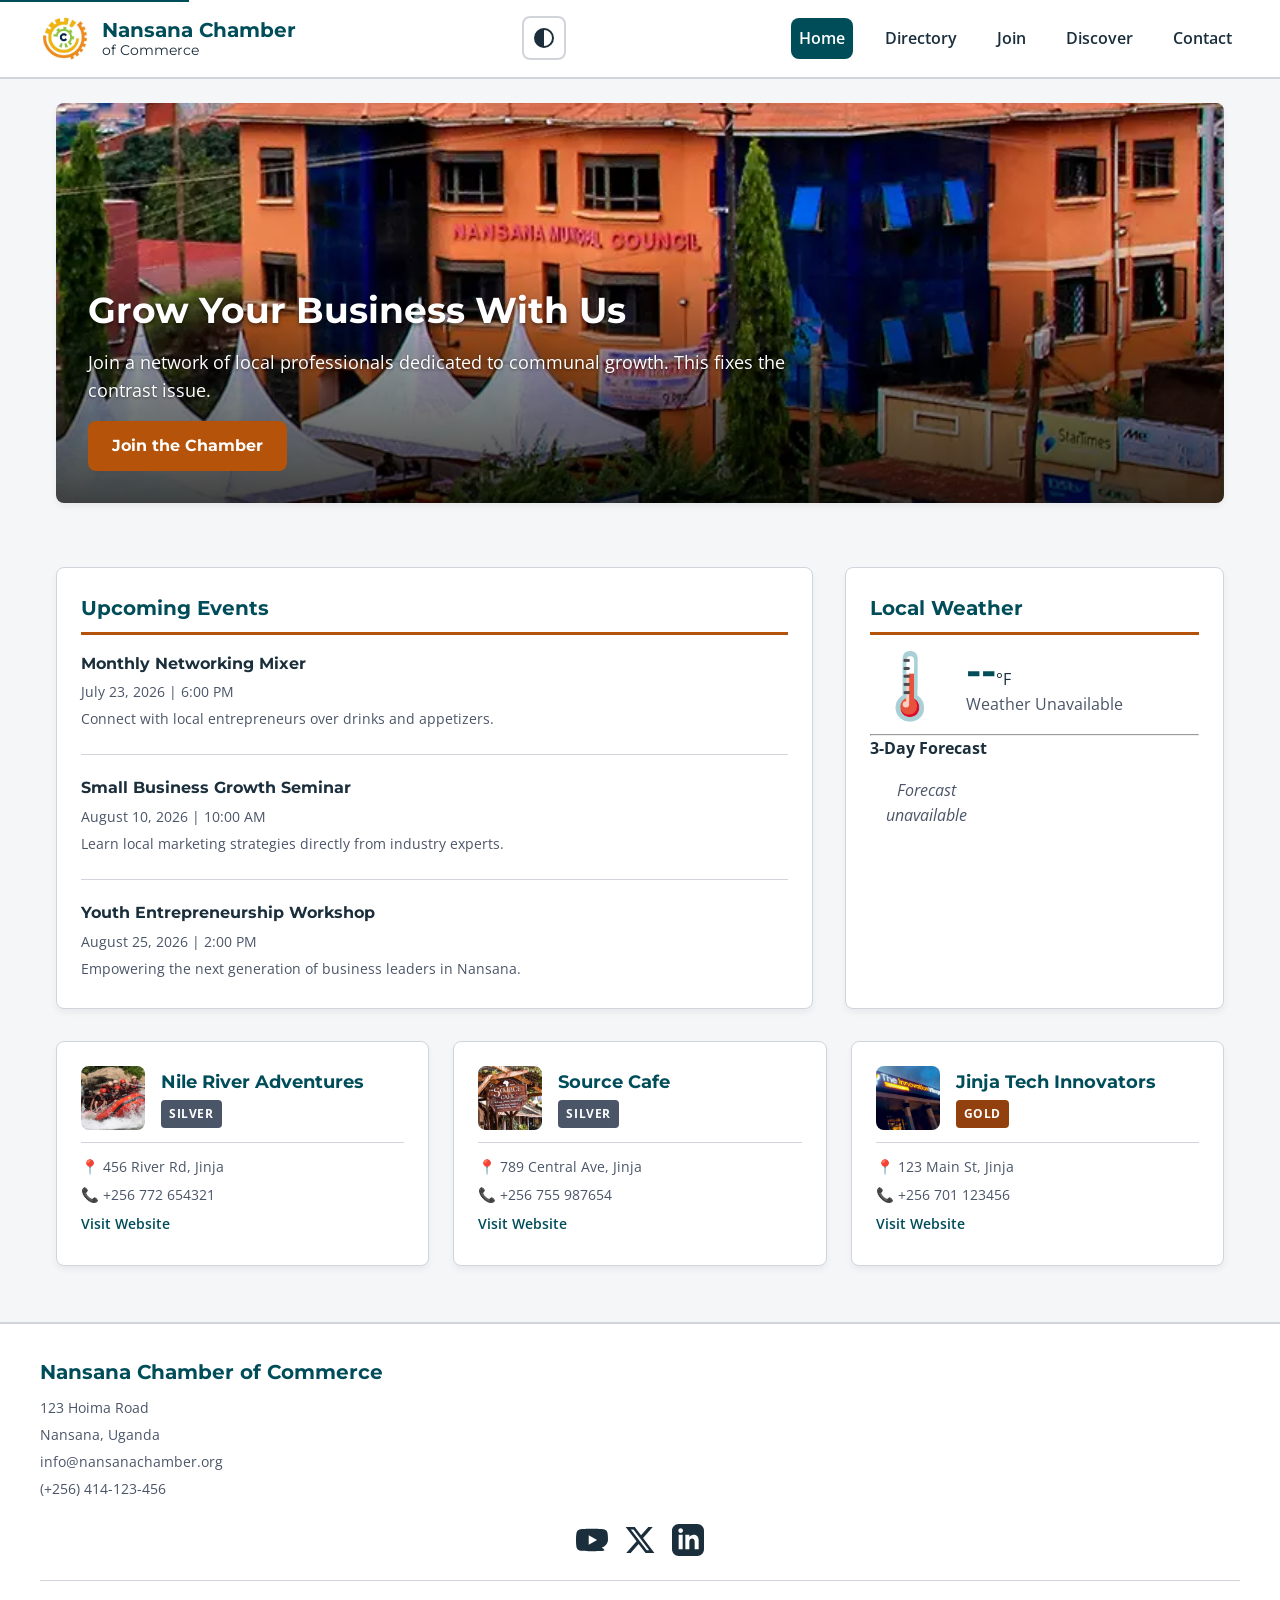
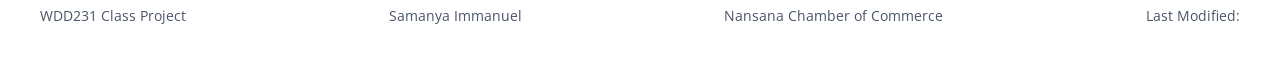
<file: chamber/index.html>
<!DOCTYPE html>
<html lang="en">
<head>
  <meta charset="UTF-8">
  <meta name="viewport" content="width=device-width, initial-scale=1.0">
  <title>WDD 231: Nansana Chamber of Commerce - Home</title>
  <meta name="description" content="Welcome to the Nansana Chamber of Commerce home page. We connect local businesses, drive community growth, and foster collaboration in Nansana.">
  <meta name="author" content="Samanya Immanuel">
  <meta name="theme-color" content="#004d5a">
  <link rel="icon" href="images/image.jpg">

  <meta property="og:title" content="Nansana Chamber of Commerce Home">
  <meta property="og:type" content="website">
  <meta property="og:description" content="Discover local businesses, networking opportunities, and economic growth in Nansana with the Chamber of Commerce.">
  <meta property="og:image" content="https://mashmellow112.github.io/wdd231/chamber/images/plan2.webp">
  <meta property="og:url" content="https://mashmellow112.github.io/wdd231/chamber/index.html">

  <link rel="stylesheet" href="styles/base.css">
  <link rel="stylesheet" href="styles/large.css" media="(min-width: 1024px)">
  <link rel="preconnect" href="https://fonts.googleapis.com">
  <link rel="preconnect" href="https://fonts.gstatic.com" crossorigin>
  <link href="https://fonts.googleapis.com/css2?family=Montserrat:wght@600;700&family=Open+Sans:wght@400;600&display=swap" rel="stylesheet">
  <script defer src="scripts/main.js"></script>
  <script defer src="scripts/weather.js"></script>
  <script defer src="scripts/spotlight.js"></script>
  <script defer src="scripts/theme.js"></script>
  <script defer src="scripts/date.js"></script>
</head>
<body>
  <a href="#main-content" class="skip-link">Skip to main content</a>

  <header>
    <div class="header-container">
      <div class="logo-area">
        <img src="images/image.jpg" alt="Nansana Chamber Logo" class="logo-img" width="50" height="50">
        <div class="site-title">
          Nansana Chamber <span class="sub-title">of Commerce</span>
        </div>
      </div>

      <div class="nav-controls">
        <button id="theme-toggle" aria-label="Toggle dark/light theme" class="icon-btn">
          <svg viewBox="0 0 24 24" width="24" height="24" aria-hidden="true">
            <path d="M12 2A10 10 0 0 0 2 12a10 10 0 0 0 10 10 10 10 0 0 0 10-10A10 10 0 0 0 12 2zm0 18V4a8 8 0 0 1 0 16z" fill="currentColor"/>
          </svg>
        </button>
        <button id="menu-button" aria-label="Open navigation menu" aria-expanded="false" aria-controls="primary-nav" class="icon-btn">
          <span class="hamburger-icon" aria-hidden="true">☰</span>
        </button>
      </div>

      <nav id="primary-nav" aria-label="Primary">
        <ul>
          <li><a href="index.html" class="active" aria-current="page">Home</a></li>
          <li><a href="directory.html">Directory</a></li>
          <li><a href="join.html">Join</a></li>
          <li><a href="discover.html">Discover</a></li>
          <li><a href="contact.html">Contact</a></li>
        </ul>
      </nav>
    </div>
  </header>

  <main id="main-content" class="home-grid">
    <h1 class="visually-hidden">Nansana Chamber of Commerce Home</h1>

    <section class="page-hero home-hero" aria-label="Welcome banner">
      <picture>
        <source srcset="images/plan2.webp" media="(min-width: 1024px)">
        <source srcset="images/plan2.webp" media="(min-width: 640px)">
        <img src="images/plan2.webp" alt="The Nansana Municipal Council building on a sunny day" width="1200" height="600" loading="eager">
      </picture>
      <div class="page-hero-content">
        <h2>Grow Your Business With Us</h2>
        <p>Join a network of local professionals dedicated to communal growth. This fixes the contrast issue.</p>
        <a href="join.html" class="cta-button">Join the Chamber</a>
      </div>
    </section>

    <section class="card events-card" aria-labelledby="events-heading">
      <h3 id="events-heading">Upcoming Events</h3>
      <div class="event-item">
        <h4>Monthly Networking Mixer</h4>
        <p><time datetime="2026-07-23">July 23, 2026</time> | 6:00 PM</p>
        <p>Connect with local entrepreneurs over drinks and appetizers.</p>
      </div>
      <div class="event-item">
        <h4>Small Business Growth Seminar</h4>
        <p><time datetime="2026-08-10">August 10, 2026</time> | 10:00 AM</p>
        <p>Learn local marketing strategies directly from industry experts.</p>
      </div>
      <div class="event-item">
        <h4>Youth Entrepreneurship Workshop</h4>
        <p><time datetime="2026-08-25">August 25, 2026</time> | 2:00 PM</p>
        <p>Empowering the next generation of business leaders in Nansana.</p>
      </div>
    </section>

    <section class="card weather-card" aria-labelledby="weather-heading">
      <h3 id="weather-heading">Local Weather</h3>
      <div id="current-weather">
        <div class="weather-now">
          <div id="weather-icon-container">
            <span id="weather-icon" class="weather-icon-large" aria-hidden="true">🌡️</span>
          </div>
          <div>
            <span id="current-temp">--</span>°F
            <p id="weather-desc">Loading weather...</p>
          </div>
        </div>
      </div>
      <hr>
      <h4>3-Day Forecast</h4>
      <div id="forecast-container" class="forecast-grid">
        <p class="loading-text">Loading forecast...</p>
      </div>
    </section>

    <section class="spotlights-container" aria-labelledby="spotlight-heading">
      <h3 id="spotlight-heading" class="visually-hidden">Company Spotlights</h3>
      <div id="spotlight-grid" class="spotlight-grid">
        <p class="loading-text">Loading member spotlights...</p>
      </div>
    </section>
  </main>

  <footer>
    <div class="footer-info">
      <h2>Nansana Chamber of Commerce</h2>
      <p>123 Hoima Road</p>
      <p>Nansana, Uganda</p>
      <p>info@nansanachamber.org</p>
      <p>(+256) 414-123-456</p>
    </div>
    <div class="social-icons">
      <a href="https://youtube.com" target="_blank" rel="noopener noreferrer" aria-label="YouTube">
        <svg viewBox="0 0 24 24" width="32" height="32" fill="currentColor" aria-hidden="true"><path d="M23.498 6.163a3.003 3.003 0 0 0-2.11-2.11C19.517 3.545 12 3.545 12 3.545s-7.517 0-9.388.507a3.003 3.003 0 0 0-2.11 2.11C0 8.033 0 12 0 12s0 3.967.502 5.837a3.003 3.003 0 0 0 2.11 2.11c1.871.507 9.388.507 9.388.507s7.517 0 9.388-.507a3.003 3.003 0 0 0-2.11-2.11C24 15.967 24 12 24 12s0-3.967-.502-5.837zM9.545 15.568V8.432L15.818 12l-6.273 3.568z"/></svg>
      </a>
      <a href="https://twitter.com" target="_blank" rel="noopener noreferrer" aria-label="X / Twitter">
        <svg viewBox="0 0 24 24" width="32" height="32" fill="currentColor" aria-hidden="true"><path d="M18.244 2.25h3.308l-7.227 8.26 8.502 11.24H16.17l-5.214-6.817L4.99 21.75H1.68l7.73-8.835L1.254 2.25H8.08l4.713 6.231zm-1.161 17.52h1.833L7.084 4.126H5.117z"/></svg>
      </a>
      <a href="https://linkedin.com" target="_blank" rel="noopener noreferrer" aria-label="LinkedIn">
        <svg viewBox="0 0 24 24" width="32" height="32" fill="currentColor" aria-hidden="true"><path d="M19 0h-14c-2.761 0-5 2.239-5 5v14c0 2.761 2.239 5 5 5h14c2.762 0 5-2.239 5-5v-14c0-2.761-2.238-5-5-5zm-11 19h-3v-11h3v11zm-1.5-12.268c-.966 0-1.75-.79-1.75-1.764s.784-1.764 1.75-1.764 1.75.79 1.75 1.764-.783 1.764-1.75 1.764zm13.5 12.268h-3v-5.604c0-3.368-4-3.113-4 0v5.604h-3v-11h3v1.765c1.396-2.586 7-2.777 7 2.476v6.759z"/></svg>
      </a>
    </div>

    <hr class="footer-divider">

    <div class="footer-bottom">
      <p>WDD231 Class Project</p>
      <p>Samanya Immanuel</p>
      <p><span id="current-year"></span> Nansana Chamber of Commerce</p>
      <p>Last Modified: <span id="last-modified"></span></p>
    </div>
  </footer>
</body>
</html>
</file>
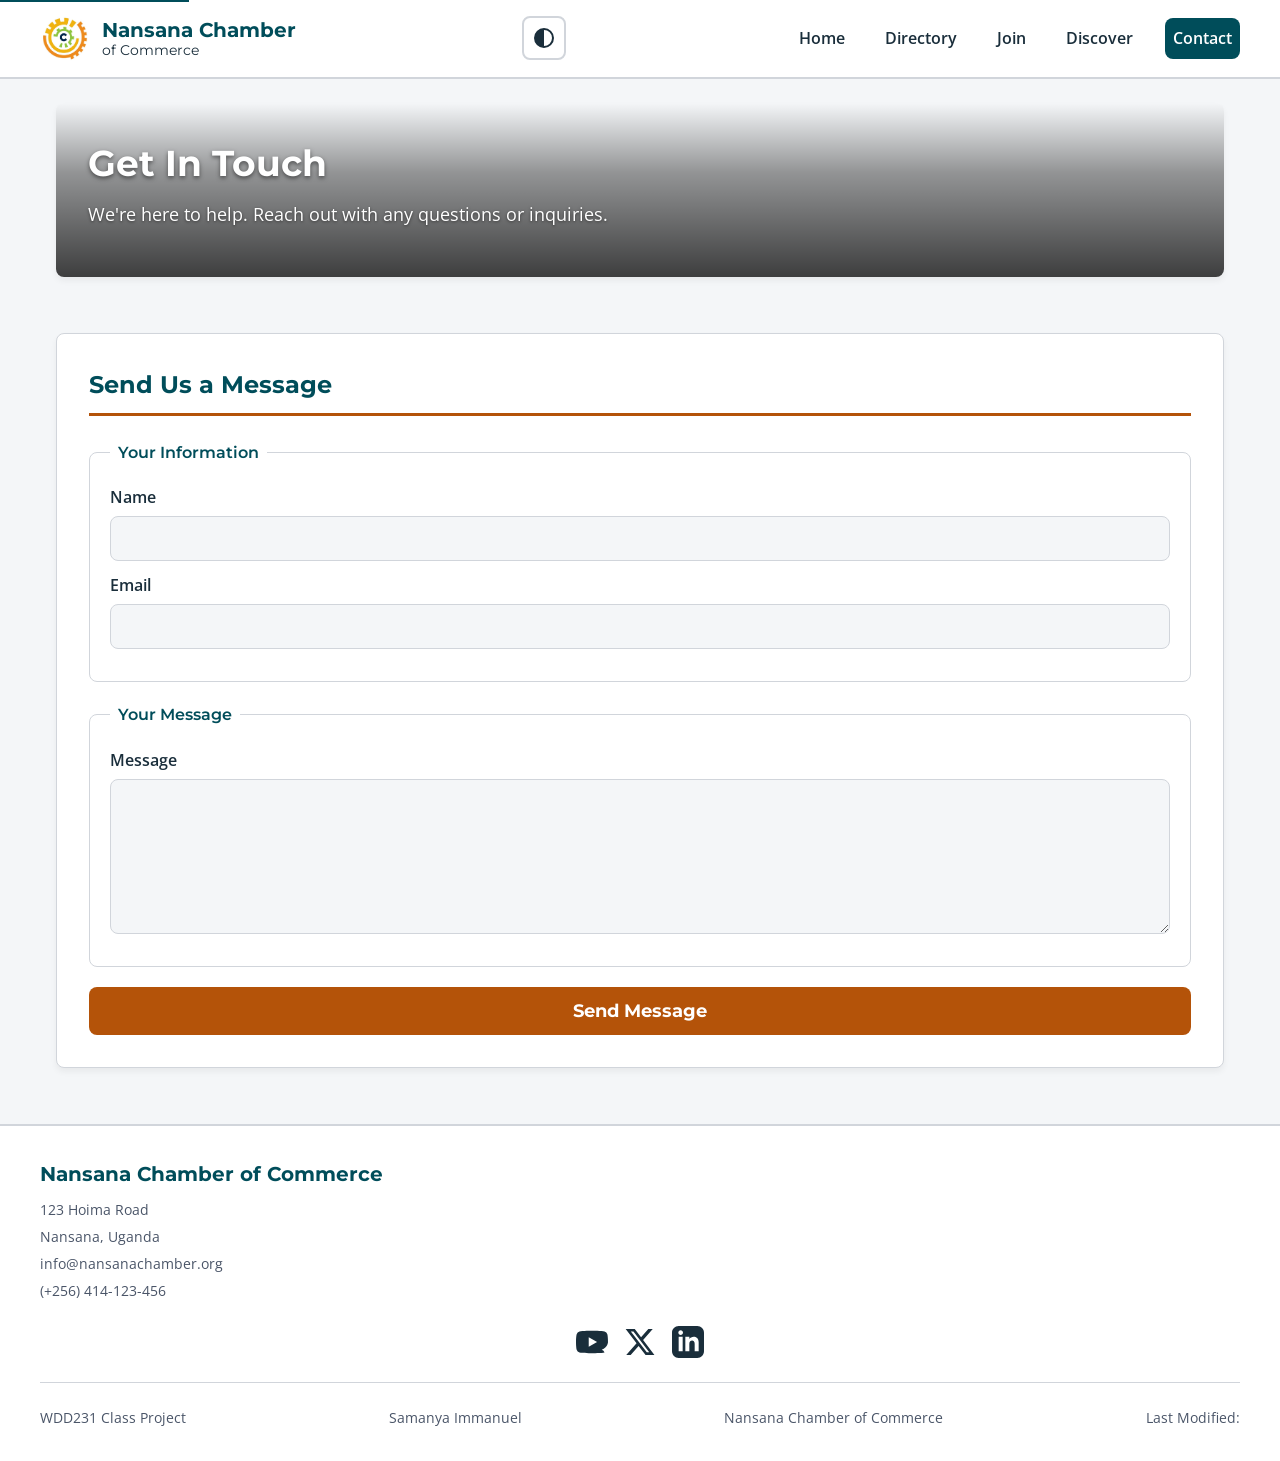
<file: chamber/contact.html>
<!DOCTYPE html>
<html lang="en">
<head>
  <meta charset="UTF-8">
  <meta name="viewport" content="width=device-width, initial-scale=1.0">
  <title>Contact Us - Nansana Chamber of Commerce</title>
  <meta name="description" content="Get in touch with the Nansana Chamber of Commerce. Find our address, phone number, and a contact form to send us a message.">
  <meta name="author" content="Samanya Immanuel">
  <meta name="theme-color" content="#004d5a">
  <link rel="icon" href="images/image.jpg">

  <meta property="og:title" content="Contact the Nansana Chamber of Commerce">
  <meta property="og:type" content="website">
  <meta property="og:description" content="Have questions or want to get involved? Contact the Nansana Chamber of Commerce. We look forward to hearing from you and helping our community grow.">
  <meta property="og:image" content="https://mashmellow112.github.io/wdd231/chamber/images/plan2.webp">
  <meta property="og:url" content="https://mashmellow112.github.io/wdd231/chamber/contact.html">

  <link rel="stylesheet" href="styles/base.css">
  <link rel="stylesheet" href="styles/large.css" media="(min-width: 1024px)">
  <link rel="preconnect" href="https://fonts.googleapis.com">
  <link rel="preconnect" href="https://fonts.gstatic.com" crossorigin>
  <link href="https://fonts.googleapis.com/css2?family=Montserrat:wght@600;700&family=Open+Sans:wght@400;600&display=swap" rel="stylesheet">
  <script defer src="scripts/main.js"></script>
  <script defer src="scripts/theme.js"></script>
  <script defer src="scripts/date.js"></script>
</head>
<body>
  <a href="#main-content" class="skip-link">Skip to main content</a>

  <header>
    <div class="header-container">
      <div class="logo-area">
        <img src="images/image.jpg" alt="Nansana Chamber Logo" class="logo-img" width="50" height="50">
        <div class="site-title">
          Nansana Chamber <span class="sub-title">of Commerce</span>
        </div>
      </div>

      <div class="nav-controls">
        <button id="theme-toggle" aria-label="Toggle dark/light theme" class="icon-btn">
          <svg viewBox="0 0 24 24" width="24" height="24" aria-hidden="true">
            <path d="M12 2A10 10 0 0 0 2 12a10 10 0 0 0 10 10 10 10 0 0 0 10-10A10 10 0 0 0 12 2zm0 18V4a8 8 0 0 1 0 16z" fill="currentColor"/>
          </svg>
        </button>
        <button id="menu-button" aria-label="Open navigation menu" aria-expanded="false" aria-controls="primary-nav" class="icon-btn">
          <span class="hamburger-icon" aria-hidden="true">☰</span>
        </button>
      </div>

      <nav id="primary-nav" aria-label="Primary">
        <ul>
          <li><a href="index.html">Home</a></li>
          <li><a href="directory.html">Directory</a></li>
          <li><a href="join.html">Join</a></li>
          <li><a href="discover.html">Discover</a></li>
          <li><a href="contact.html" class="active" aria-current="page">Contact</a></li>
        </ul>
      </nav>
    </div>
  </header>

  <main id="main-content">
    <h1 class="visually-hidden">Contact the Nansana Chamber of Commerce</h1>

    <section class="page-hero" aria-label="Contact banner">
      <div class="page-hero-content">
        <h2>Get In Touch</h2>
        <p>We're here to help. Reach out with any questions or inquiries.</p>
      </div>
    </section>

    <div class="contact-form-wrapper">
      <h2>Send Us a Message</h2>
      <form action="thankyou.html" method="get" class="contact-form">
        <fieldset>
          <legend>Your Information</legend>
          <label>Name <input type="text" name="name" required></label>
          <label>Email <input type="email" name="email" required></label>
        </fieldset>
        <fieldset>
          <legend>Your Message</legend>
          <label>Message <textarea name="message" rows="6" required></textarea></label>
        </fieldset>
        <button type="submit">Send Message</button>
      </form>
    </div>
  </main>

  <footer>
    <div class="footer-info">
      <h2>Nansana Chamber of Commerce</h2>
      <p>123 Hoima Road</p>
      <p>Nansana, Uganda</p>
      <p>info@nansanachamber.org</p>
      <p>(+256) 414-123-456</p>
    </div>
    <div class="social-icons">
      <a href="https://youtube.com" target="_blank" rel="noopener noreferrer" aria-label="YouTube">
        <svg viewBox="0 0 24 24" width="32" height="32" fill="currentColor" aria-hidden="true"><path d="M23.498 6.163a3.003 3.003 0 0 0-2.11-2.11C19.517 3.545 12 3.545 12 3.545s-7.517 0-9.388.507a3.003 3.003 0 0 0-2.11 2.11C0 8.033 0 12 0 12s0 3.967.502 5.837a3.003 3.003 0 0 0 2.11 2.11c1.871.507 9.388.507 9.388.507s7.517 0 9.388-.507a3.003 3.003 0 0 0-2.11-2.11C24 15.967 24 12 24 12s0-3.967-.502-5.837zM9.545 15.568V8.432L15.818 12l-6.273 3.568z"/></svg>
      </a>
      <a href="https://twitter.com" target="_blank" rel="noopener noreferrer" aria-label="X / Twitter">
        <svg viewBox="0 0 24 24" width="32" height="32" fill="currentColor" aria-hidden="true"><path d="M18.244 2.25h3.308l-7.227 8.26 8.502 11.24H16.17l-5.214-6.817L4.99 21.75H1.68l7.73-8.835L1.254 2.25H8.08l4.713 6.231zm-1.161 17.52h1.833L7.084 4.126H5.117z"/></svg>
      </a>
      <a href="https://linkedin.com" target="_blank" rel="noopener noreferrer" aria-label="LinkedIn">
        <svg viewBox="0 0 24 24" width="32" height="32" fill="currentColor" aria-hidden="true"><path d="M19 0h-14c-2.761 0-5 2.239-5 5v14c0 2.761 2.239 5 5 5h14c2.762 0 5-2.239 5-5v-14c0-2.761-2.238-5-5-5zm-11 19h-3v-11h3v11zm-1.5-12.268c-.966 0-1.75-.79-1.75-1.764s.784-1.764 1.75-1.764 1.75.79 1.75 1.764-.783 1.764-1.75 1.764zm13.5 12.268h-3v-5.604c0-3.368-4-3.113-4 0v5.604h-3v-11h3v1.765c1.396-2.586 7-2.777 7 2.476v6.759z"/></svg>
      </a>
    </div>

    <hr class="footer-divider">

    <div class="footer-bottom">
      <p>WDD231 Class Project</p>
      <p>Samanya Immanuel</p>
      <p><span id="current-year"></span> Nansana Chamber of Commerce</p>
      <p>Last Modified: <span id="last-modified"></span></p>
    </div>
  </footer>
</body>
</html>
</file>
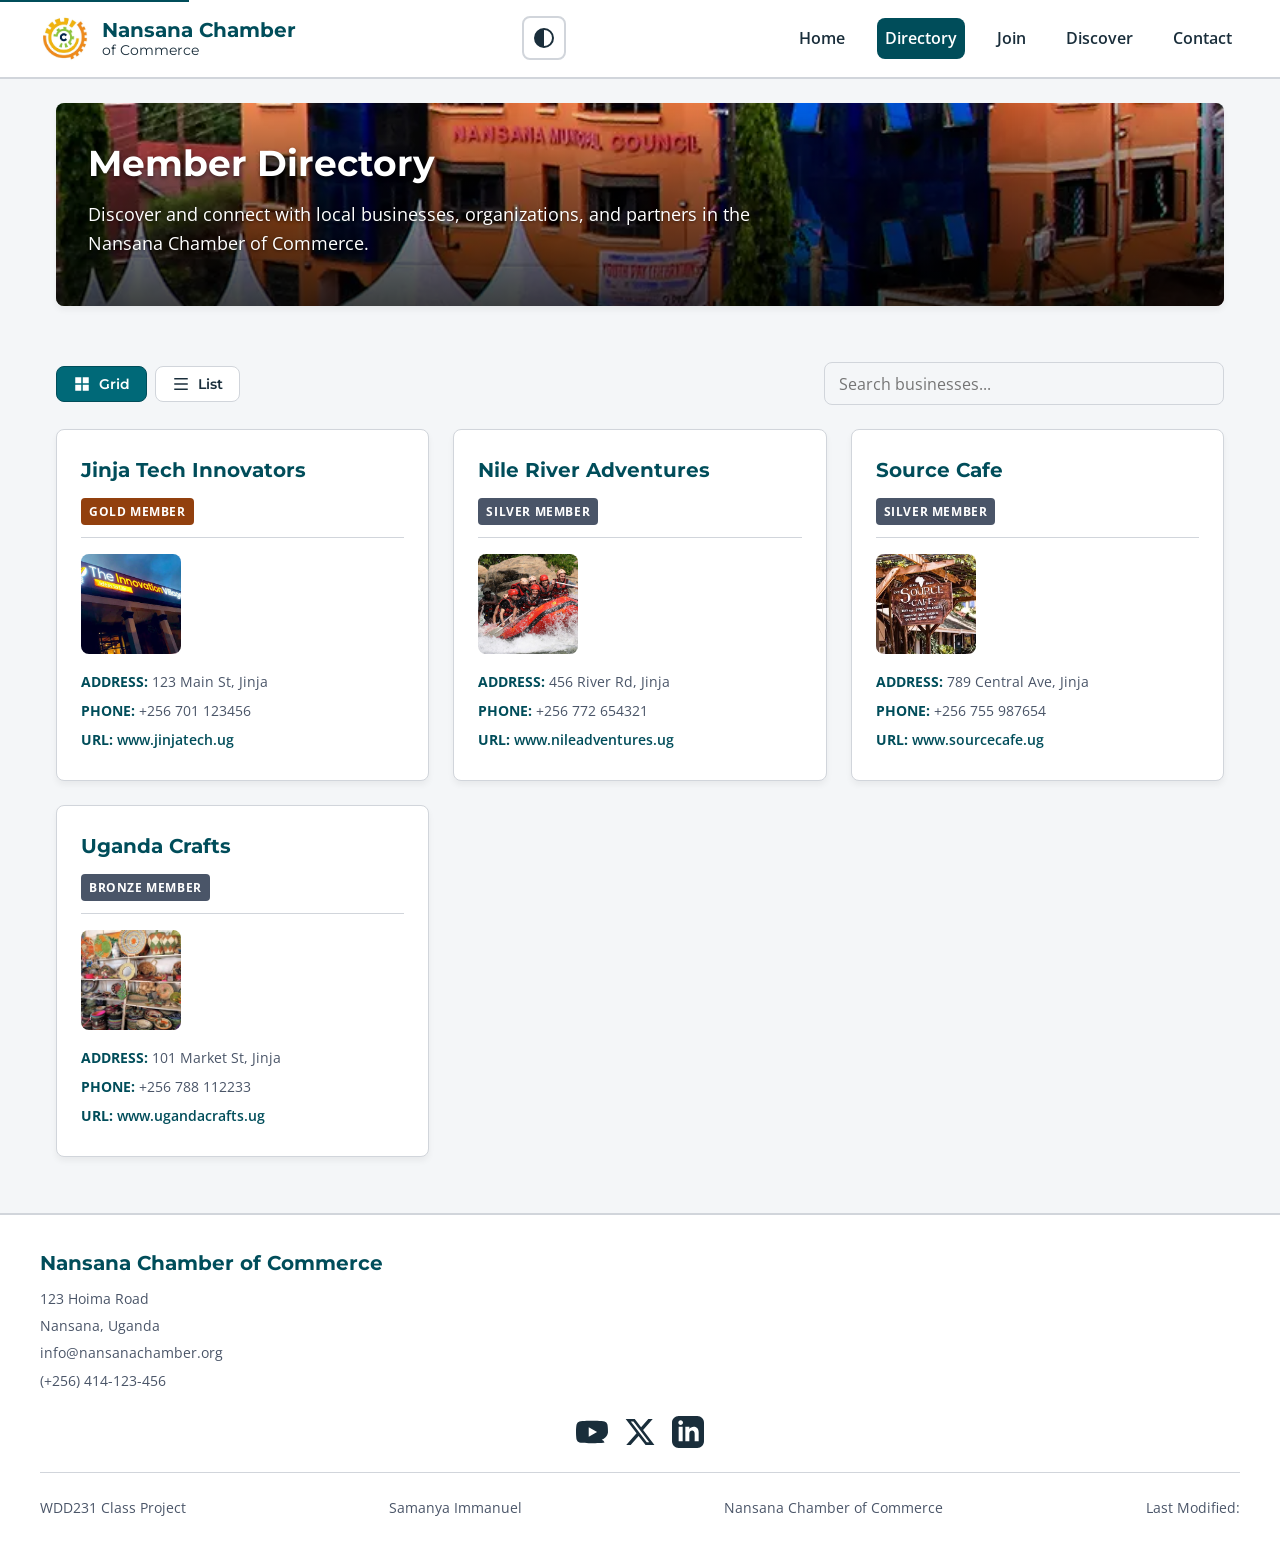
<file: chamber/directory.html>
<!DOCTYPE html>
<html lang="en">
<head>
  <meta charset="UTF-8">
  <meta name="viewport" content="width=device-width, initial-scale=1.0">
  <title>Directory - Nansana Chamber of Commerce</title>
  <meta name="description" content="Explore local businesses and members of the Nansana Chamber of Commerce. Support local and find trusted community partners.">
  <meta name="author" content="Samanya Immanuel">
  <link rel="icon" href="images/image.jpg">
  <meta property="og:title" content="Member Directory | Nansana Chamber of Commerce">
  <meta property="og:type" content="website">
  <meta property="og:description" content="Find and connect with local businesses in the Nansana Chamber of Commerce directory.">
  <meta property="og:image" content="https://mashmellow112.github.io/wdd231/chamber/images/plan2.webp">
  <meta property="og:url" content="https://your-username.github.io/wdd231/chamber/directory.html">
  <link rel="stylesheet" href="styles/base.css">
  <link rel="stylesheet" href="styles/large.css" media="(min-width: 1024px)">
  <link rel="preconnect" href="https://fonts.googleapis.com">
  <link rel="preconnect" href="https://fonts.gstatic.com" crossorigin>
  <link href="https://fonts.googleapis.com/css2?family=Montserrat:wght@600;700&family=Open+Sans:wght@400;600&display=swap" rel="stylesheet">
  <script defer src="scripts/main.js"></script>
  <script defer src="scripts/directory.js"></script>
  <script defer src="scripts/theme.js"></script>
</head>
<body>
  <a href="#main-content" class="skip-link">Skip to main content</a>

  <header>
    <div class="header-container">
      <div class="logo-area">
        <img src="images/image.jpg" alt="Nansana Chamber Logo" class="logo-img" width="50" height="50">
        <div class="site-title">
          Nansana Chamber <span class="sub-title">of Commerce</span>
        </div>
      </div>
      <div class="nav-controls">
        <button id="theme-toggle" aria-label="Toggle dark/light theme" class="icon-btn">
          <svg viewBox="0 0 24 24" width="24" height="24" aria-hidden="true"><path d="M12 2A10 10 0 0 0 2 12a10 10 0 0 0 10 10 10 10 0 0 0 10-10A10 10 0 0 0 12 2zm0 18V4a8 8 0 0 1 0 16z" fill="currentColor"/></svg>
        </button>
        <button id="menu-button" aria-label="Open navigation menu" aria-expanded="false" aria-controls="primary-nav" class="icon-btn">
          <span class="hamburger-icon" aria-hidden="true">☰</span>
        </button>
      </div>
      <nav id="primary-nav" aria-label="Primary">
        <ul>
          <li><a href="index.html">Home</a></li>
          <li><a href="directory.html" class="active" aria-current="page">Directory</a></li>
          <li><a href="join.html">Join</a></li>
          <li><a href="discover.html">Discover</a></li>
          <li><a href="contact.html">Contact</a></li>
        </ul>
      </nav>
    </div>
  </header>

  <main id="main-content">
    <section class="page-hero" aria-label="Member directory banner">
      <picture>
        <source srcset="images/plan2.webp" media="(min-width: 1024px)">
        <source srcset="images/plan2.webp" media="(min-width: 640px)">
        <img src="images/plan2.webp" alt="Nansana business district" width="1200" height="600" loading="eager">
      </picture>
      <div class="page-hero-content">
        <h1>Member Directory</h1>
        <p>Discover and connect with local businesses, organizations, and partners in the Nansana Chamber of Commerce.</p>
      </div>
    </section>

    <section class="directory-section" aria-labelledby="directory-heading">
      <h2 id="directory-heading" class="visually-hidden">Business Listings</h2>

      <div class="directory-controls">
        <div class="view-toggle">
          <button id="grid-view-btn" class="active-toggle" aria-label="Grid View" aria-pressed="true">
            <svg viewBox="0 0 24 24" width="18" height="18" fill="currentColor" aria-hidden="true"><path d="M3 3h8v8H3V3zm10 0h8v8h-8V3zM3 13h8v8H3v-8zm10 0h8v8h-8v-8z"/></svg>
            Grid
          </button>
          <button id="list-view-btn" aria-label="List View" aria-pressed="false">
            <svg viewBox="0 0 24 24" width="18" height="18" fill="currentColor" aria-hidden="true"><path d="M3 4h18v2H3V4zm0 7h18v2H3v-2zm0 7h18v2H3v-2z"/></svg>
            List
          </button>
        </div>
        <div class="directory-search">
          <label for="member-search" class="visually-hidden">Search members</label>
          <input type="search" id="member-search" placeholder="Search businesses...">
        </div>
      </div>

      <div id="directory-container" class="grid-layout">
        <p class="loading-text">Loading local business directory...</p>
      </div>
    </section>
  </main>

  <footer>
    <div class="footer-info">
      <h2>Nansana Chamber of Commerce</h2>
      <p>123 Hoima Road</p>
      <p>Nansana, Uganda</p>
      <p>info@nansanachamber.org</p>
      <p>(+256) 414-123-456</p>
    </div>
    <div class="social-icons">
      <a href="https://youtube.com" target="_blank" rel="noopener noreferrer" aria-label="YouTube">
        <svg viewBox="0 0 24 24" width="32" height="32" fill="currentColor" aria-hidden="true"><path d="M23.498 6.163a3.003 3.003 0 0 0-2.11-2.11C19.517 3.545 12 3.545 12 3.545s-7.517 0-9.388.507a3.003 3.003 0 0 0-2.11 2.11C0 8.033 0 12 0 12s0 3.967.502 5.837a3.003 3.003 0 0 0 2.11 2.11c1.871.507 9.388.507 9.388.507s7.517 0 9.388-.507a3.003 3.003 0 0 0-2.11-2.11C24 15.967 24 12 24 12s0-3.967-.502-5.837zM9.545 15.568V8.432L15.818 12l-6.273 3.568z"/></svg>
      </a>
      <a href="https://twitter.com" target="_blank" rel="noopener noreferrer" aria-label="X / Twitter">
        <svg viewBox="0 0 24 24" width="32" height="32" fill="currentColor" aria-hidden="true"><path d="M18.244 2.25h3.308l-7.227 8.26 8.502 11.24H16.17l-5.214-6.817L4.99 21.75H1.68l7.73-8.835L1.254 2.25H8.08l4.713 6.231zm-1.161 17.52h1.833L7.084 4.126H5.117z"/></svg>
      </a>
      <a href="https://linkedin.com" target="_blank" rel="noopener noreferrer" aria-label="LinkedIn">
        <svg viewBox="0 0 24 24" width="32" height="32" fill="currentColor" aria-hidden="true"><path d="M19 0h-14c-2.761 0-5 2.239-5 5v14c0 2.761 2.239 5 5 5h14c2.762 0 5-2.239 5-5v-14c0-2.761-2.238-5-5-5zm-11 19h-3v-11h3v11zm-1.5-12.268c-.966 0-1.75-.79-1.75-1.764s.784-1.764 1.75-1.764 1.75.79 1.75 1.764-.783 1.764-1.75 1.764zm13.5 12.268h-3v-5.604c0-3.368-4-3.113-4 0v5.604h-3v-11h3v1.765c1.396-2.586 7-2.777 7 2.476v6.759z"/></svg>
      </a>
    </div>
    <hr class="footer-divider">
    <div class="footer-bottom">
      <p>WDD231 Class Project</p>
      <p>Samanya Immanuel</p>
      <p><span id="current-year"></span> Nansana Chamber of Commerce</p>
      <p>Last Modified: <span id="last-modified"></span></p>
    </div>
  </footer>
</body>
</html>
</file>
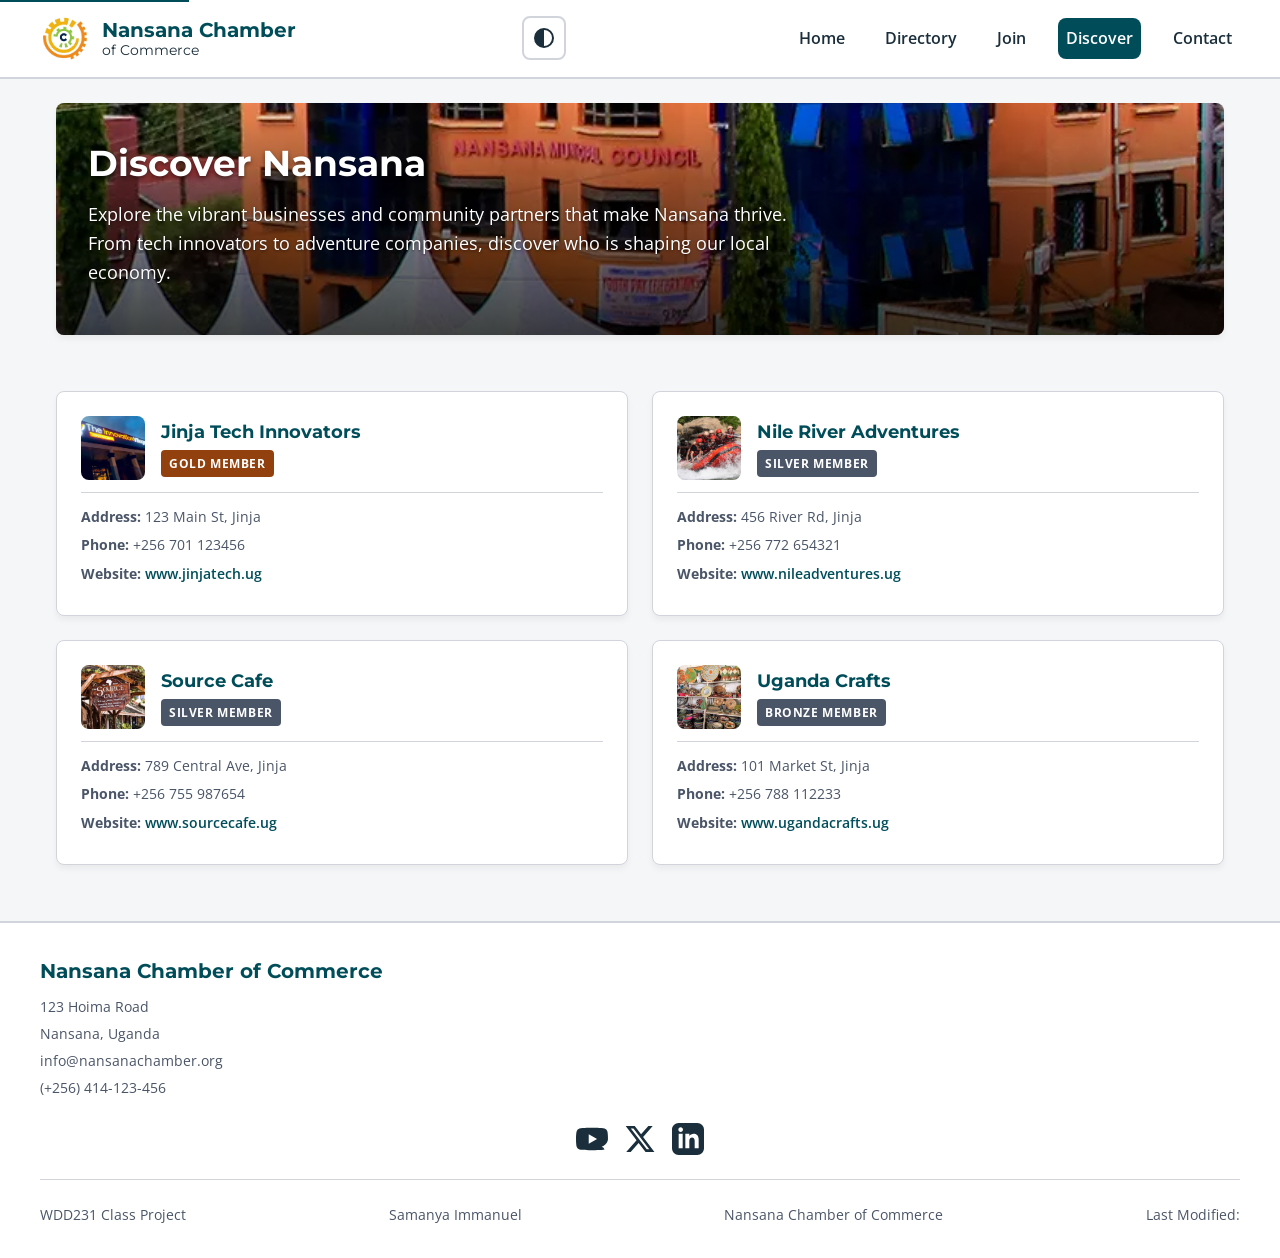
<file: chamber/discover.html>
<!DOCTYPE html>
<html lang="en">
<head>
  <meta charset="UTF-8">
  <meta name="viewport" content="width=device-width, initial-scale=1.0">
  <title>Discover Nansana | Chamber of Commerce</title>
  <meta name="description" content="Discover local businesses, community highlights, and economic opportunities in Nansana through the Chamber of Commerce.">
  <meta name="author" content="Samanya Immanuel">
  <link rel="icon" href="images/image.jpg">
  <meta property="og:title" content="Discover Nansana with the Chamber of Commerce">
  <meta property="og:type" content="website">
  <meta property="og:description" content="Browse our member directory to discover and connect with the vibrant businesses and services offered throughout the Nansana community.">
  <meta property="og:image" content="https://mashmellow112.github.io/wdd231/chamber/images/plan2.webp">
  <meta property="og:url" content="https://mashmellow112.github.io/wdd231/chamber/discover.html">
  <link rel="stylesheet" href="styles/base.css">
  <link rel="stylesheet" href="styles/large.css" media="(min-width: 1024px)">
  <link rel="preconnect" href="https://fonts.googleapis.com">
  <link rel="preconnect" href="https://fonts.gstatic.com" crossorigin>
  <link href="https://fonts.googleapis.com/css2?family=Montserrat:wght@600;700&family=Open+Sans:wght@400;600&display=swap" rel="stylesheet">
  <script defer src="scripts/theme.js"></script>
  <script defer src="scripts/main.js"></script>
  <script defer src="scripts/discover.js"></script>
</head>
<body>
  <a href="#main-content" class="skip-link">Skip to main content</a>

  <header>
    <div class="header-container">
      <div class="logo-area">
        <img src="images/image.jpg" alt="Nansana Chamber Logo" class="logo-img" width="50" height="50">
        <div class="site-title">
          Nansana Chamber <span class="sub-title">of Commerce</span>
        </div>
      </div>
      <div class="nav-controls">
        <button id="theme-toggle" aria-label="Toggle dark/light theme" class="icon-btn">
          <svg viewBox="0 0 24 24" width="24" height="24" aria-hidden="true"><path d="M12 2A10 10 0 0 0 2 12a10 10 0 0 0 10 10 10 10 0 0 0 10-10A10 10 0 0 0 12 2zm0 18V4a8 8 0 0 1 0 16z" fill="currentColor"/></svg>
        </button>
        <button id="menu-button" aria-label="Open navigation menu" aria-expanded="false" aria-controls="primary-nav" class="icon-btn">
          <span class="hamburger-icon" aria-hidden="true">☰</span>
        </button>
      </div>
      <nav id="primary-nav" aria-label="Primary">
        <ul>
          <li><a href="index.html">Home</a></li>
          <li><a href="directory.html">Directory</a></li>
          <li><a href="join.html">Join</a></li>
          <li><a href="discover.html" class="active" aria-current="page">Discover</a></li>
          <li><a href="contact.html">Contact</a></li>
        </ul>
      </nav>
    </div>
  </header>

  <main id="main-content">
    <section class="page-hero" aria-label="Discover Nansana">
      <picture>
        <source srcset="images/plan2.webp" media="(min-width: 1024px)">
        <source srcset="images/plan2.webp" media="(min-width: 640px)">
        <img src="images/plan2.webp" alt="Nansana community and business district" width="1200" height="600" loading="eager">
      </picture>
      <div class="page-hero-content">
        <h1>Discover Nansana</h1>
        <p>Explore the vibrant businesses and community partners that make Nansana thrive. From tech innovators to adventure companies, discover who is shaping our local economy.</p>
      </div>
    </section>

    <section aria-labelledby="businesses-heading">
      <h2 id="businesses-heading" class="visually-hidden">Local Businesses</h2>
      <div id="discover-container" class="discover-grid">
        <p class="loading-text">Loading businesses...</p>
      </div>
    </section>
  </main>

  <footer>
    <div class="footer-info">
      <h2>Nansana Chamber of Commerce</h2>
      <p>123 Hoima Road</p>
      <p>Nansana, Uganda</p>
      <p>info@nansanachamber.org</p>
      <p>(+256) 414-123-456</p>
    </div>
    <div class="social-icons">
      <a href="https://youtube.com" target="_blank" rel="noopener noreferrer" aria-label="YouTube">
        <svg viewBox="0 0 24 24" width="32" height="32" fill="currentColor" aria-hidden="true"><path d="M23.498 6.163a3.003 3.003 0 0 0-2.11-2.11C19.517 3.545 12 3.545 12 3.545s-7.517 0-9.388.507a3.003 3.003 0 0 0-2.11 2.11C0 8.033 0 12 0 12s0 3.967.502 5.837a3.003 3.003 0 0 0 2.11 2.11c1.871.507 9.388.507 9.388.507s7.517 0 9.388-.507a3.003 3.003 0 0 0-2.11-2.11C24 15.967 24 12 24 12s0-3.967-.502-5.837zM9.545 15.568V8.432L15.818 12l-6.273 3.568z"/></svg>
      </a>
      <a href="https://twitter.com" target="_blank" rel="noopener noreferrer" aria-label="X / Twitter">
        <svg viewBox="0 0 24 24" width="32" height="32" fill="currentColor" aria-hidden="true"><path d="M18.244 2.25h3.308l-7.227 8.26 8.502 11.24H16.17l-5.214-6.817L4.99 21.75H1.68l7.73-8.835L1.254 2.25H8.08l4.713 6.231zm-1.161 17.52h1.833L7.084 4.126H5.117z"/></svg>
      </a>
      <a href="https://linkedin.com" target="_blank" rel="noopener noreferrer" aria-label="LinkedIn">
        <svg viewBox="0 0 24 24" width="32" height="32" fill="currentColor" aria-hidden="true"><path d="M19 0h-14c-2.761 0-5 2.239-5 5v14c0 2.761 2.239 5 5 5h14c2.762 0 5-2.239 5-5v-14c0-2.761-2.238-5-5-5zm-11 19h-3v-11h3v11zm-1.5-12.268c-.966 0-1.75-.79-1.75-1.764s.784-1.764 1.75-1.764 1.75.79 1.75 1.764-.783 1.764-1.75 1.764zm13.5 12.268h-3v-5.604c0-3.368-4-3.113-4 0v5.604h-3v-11h3v1.765c1.396-2.586 7-2.777 7 2.476v6.759z"/></svg>
      </a>
    </div>
    <hr class="footer-divider">
    <div class="footer-bottom">
      <p>WDD231 Class Project</p>
      <p>Samanya Immanuel</p>
      <p><span id="current-year"></span> Nansana Chamber of Commerce</p>
      <p>Last Modified: <span id="last-modified"></span></p>
    </div>
  </footer>
</body>
</html>
</file>
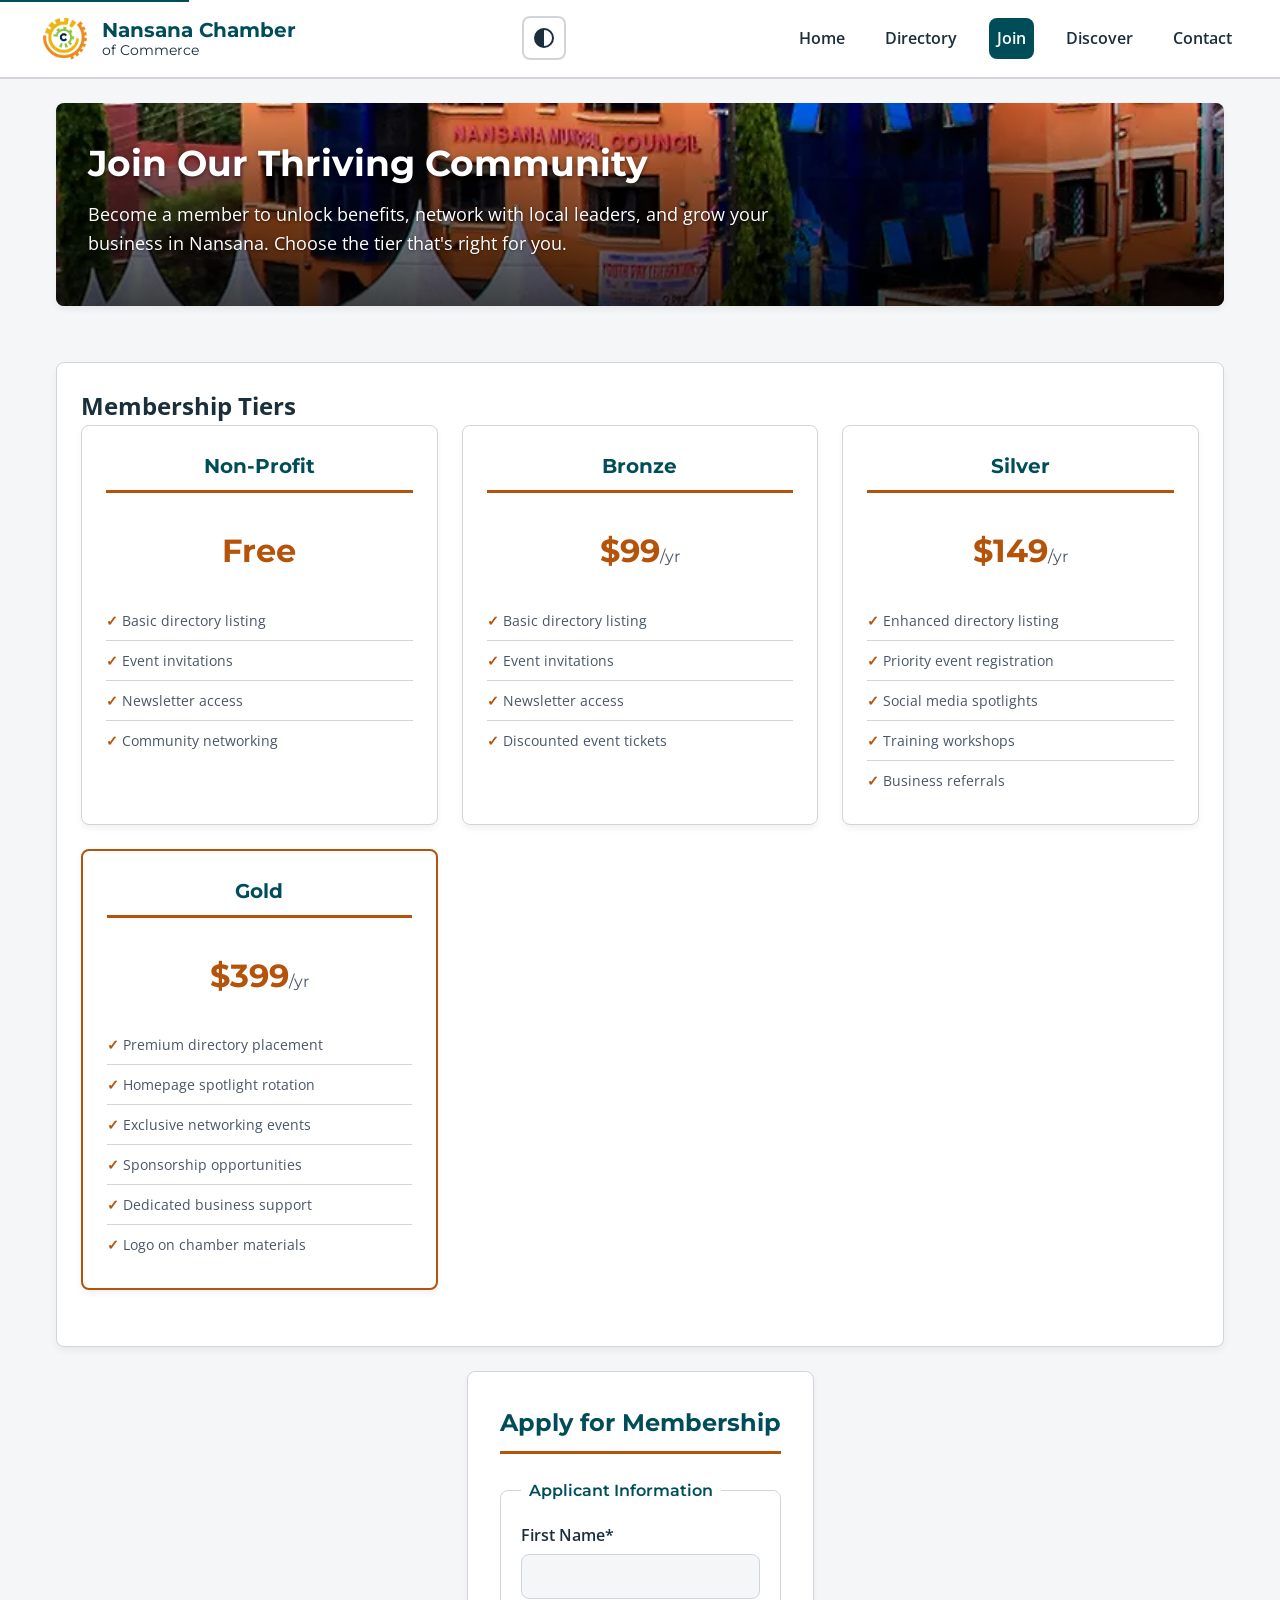
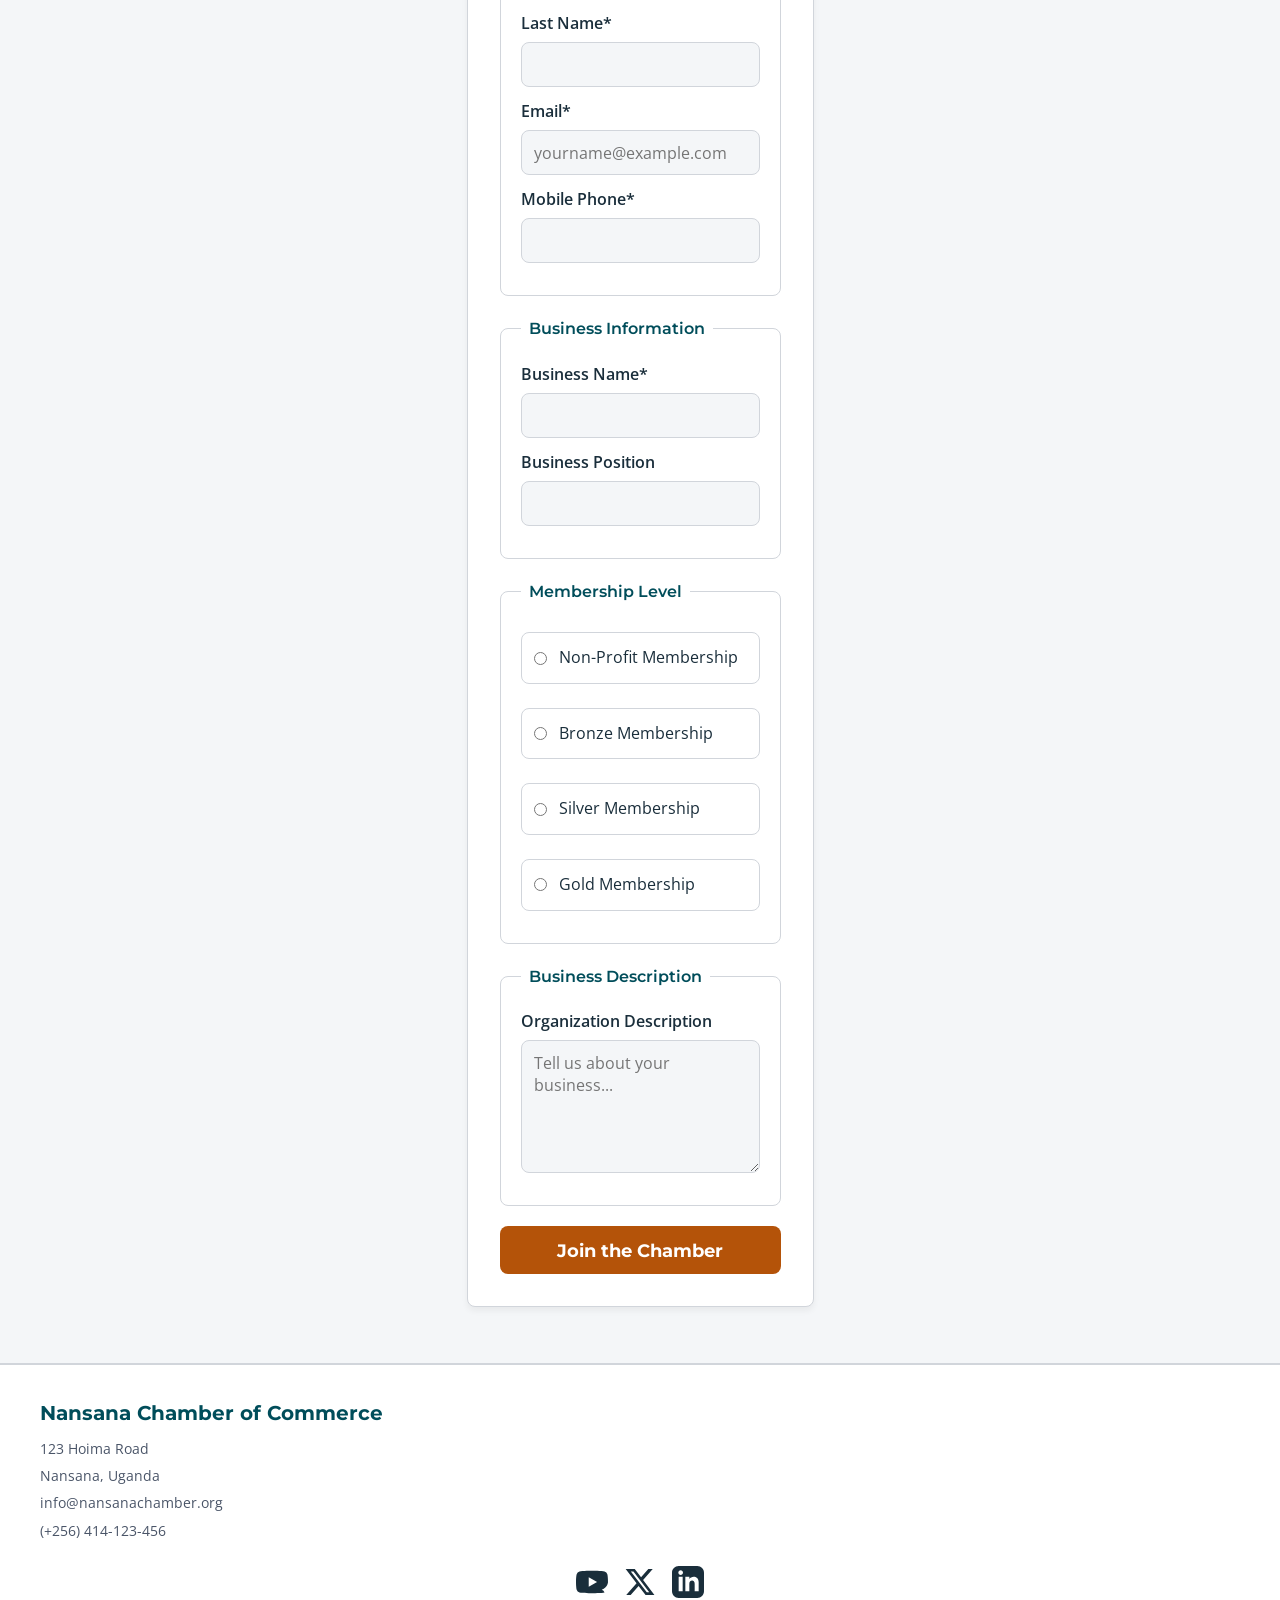
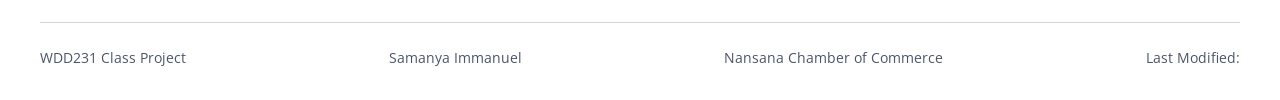
<file: chamber/join.html>
<!DOCTYPE html>
<html lang="en">
<head>
  <meta charset="UTF-8">
  <meta name="viewport" content="width=device-width, initial-scale=1.0">
  <title>Join the Nansana Chamber of Commerce</title>
  <meta name="description" content="Become a member of the Nansana Chamber of Commerce. Choose from Non-Profit, Silver, or Gold membership tiers and grow your business.">
  <meta name="author" content="Samanya Immanuel">
  <link rel="icon" href="images/image.jpg">
  <meta property="og:title" content="Join the Nansana Chamber of Commerce">
  <meta property="og:type" content="website">
  <meta property="og:description" content="Unlock networking, visibility, and growth by joining the Nansana Chamber of Commerce.">
  <meta property="og:image" content="https://mashmellow112.github.io/wdd231/chamber/images/plan2.webp">
  <meta property="og:url" content="https://mashmellow112.github.io/wdd231/chamber/join.html">
  <link rel="stylesheet" href="styles/base.css">
  <link rel="stylesheet" href="styles/large.css" media="(min-width: 1024px)">
  <link rel="preconnect" href="https://fonts.googleapis.com">
  <link rel="preconnect" href="https://fonts.gstatic.com" crossorigin>
  <link href="https://fonts.googleapis.com/css2?family=Montserrat:wght@600;700&family=Open+Sans:wght@400;600&display=swap" rel="stylesheet">
  <script defer src="scripts/theme.js"></script>
  <script defer src="scripts/main.js"></script>
  <script defer src="scripts/join.js"></script>
</head>
<body>
  <a href="#main-content" class="skip-link">Skip to main content</a>

  <header>
    <div class="header-container">
      <div class="logo-area">
        <img src="images/image.jpg" alt="Nansana Chamber Logo" class="logo-img" width="50" height="50">
        <div class="site-title">
          Nansana Chamber <span class="sub-title">of Commerce</span>
        </div>
      </div>
      <div class="nav-controls">
        <button id="theme-toggle" aria-label="Toggle dark/light theme" class="icon-btn">
          <svg viewBox="0 0 24 24" width="24" height="24" aria-hidden="true"><path d="M12 2A10 10 0 0 0 2 12a10 10 0 0 0 10 10 10 10 0 0 0 10-10A10 10 0 0 0 12 2zm0 18V4a8 8 0 0 1 0 16z" fill="currentColor"/></svg>
        </button>
        <button id="menu-button" aria-label="Open navigation menu" aria-expanded="false" aria-controls="primary-nav" class="icon-btn">
          <span class="hamburger-icon" aria-hidden="true">☰</span>
        </button>
      </div>
      <nav id="primary-nav" aria-label="Primary">
        <ul>
          <li><a href="index.html">Home</a></li>
          <li><a href="directory.html">Directory</a></li>
          <li><a href="join.html" class="active" aria-current="page">Join</a></li>
          <li><a href="discover.html">Discover</a></li>
          <li><a href="contact.html">Contact</a></li>
        </ul>
      </nav>
    </div>
  </header>

  <main id="main-content">
    <section class="page-hero" aria-label="Membership invitation">
      <picture>
        <source srcset="images/plan2.webp" media="(min-width: 1024px)">
        <source srcset="images/plan2.webp" media="(min-width: 640px)">
        <img src="images/plan2.webp" alt="Nansana community and business district" width="1200" height="600" loading="eager">
      </picture>
      <div class="page-hero-content">
        <h1>Join Our Thriving Community</h1>
        <p>Become a member to unlock benefits, network with local leaders, and grow your business in Nansana. Choose the tier that's right for you.</p>
      </div>
    </section>

    <section class="card" aria-labelledby="tiers-heading">
      <h2 id="tiers-heading">Membership Tiers</h2>
      <div class="membership-tiers">
        <article class="tier-card">
          <h3 class="tier-name">Non-Profit</h3>
          <p class="tier-price">Free</p>
          <ul class="tier-features">
            <li>Basic directory listing</li>
            <li>Event invitations</li>
            <li>Newsletter access</li>
            <li>Community networking</li>
          </ul>
        </article>
        <article class="tier-card">
          <h3 class="tier-name">Bronze</h3>
          <p class="tier-price">$99<span class="tier-price-note">/yr</span></p>
          <ul class="tier-features">
            <li>Basic directory listing</li>
            <li>Event invitations</li>
            <li>Newsletter access</li>
            <li>Discounted event tickets</li>
          </ul>
        </article>
        <article class="tier-card">
          <h3 class="tier-name">Silver</h3>
          <p class="tier-price">$149<span class="tier-price-note">/yr</span></p>
          <ul class="tier-features">
            <li>Enhanced directory listing</li>
            <li>Priority event registration</li>
            <li>Social media spotlights</li>
            <li>Training workshops</li>
            <li>Business referrals</li>
          </ul>
        </article>
        <article class="tier-card featured">
          <h3 class="tier-name">Gold</h3>
          <p class="tier-price">$399<span class="tier-price-note">/yr</span></p>
          <ul class="tier-features">
            <li>Premium directory placement</li>
            <li>Homepage spotlight rotation</li>
            <li>Exclusive networking events</li>
            <li>Sponsorship opportunities</li>
            <li>Dedicated business support</li>
            <li>Logo on chamber materials</li>
          </ul>
        </article>
      </div>
    </section>

    <section class="join-form-wrapper" aria-labelledby="apply-heading">
      <h2 id="apply-heading">Apply for Membership</h2>
      <form action="thankyou.html" method="get" class="join-form">
        <fieldset>
          <legend>Applicant Information</legend>
          <label>First Name* <input type="text" name="fname" id="fname" title="Your first name" autocomplete="given-name" required></label>
          <label>Last Name* <input type="text" name="lname" id="lname" title="Your last name" autocomplete="family-name" required></label>
          <label>Email* <input type="email" name="email" id="email" title="A valid email address" placeholder="yourname@example.com" autocomplete="email" required></label>
          <label>Mobile Phone* <input type="tel" name="phone" id="phone" title="Your mobile phone number" autocomplete="tel" required></label>
        </fieldset>

        <fieldset>
          <legend>Business Information</legend>
          <label>Business Name* <input type="text" name="bizname" id="bizname" title="Your organization's name" autocomplete="organization" required></label>
          <label>Business Position <input type="text" name="position" id="position" pattern="[a-zA-Z\s-]{7,}" title="Position must be at least 7 characters long and contain only letters, spaces, or hyphens." autocomplete="organization-title"></label>
        </fieldset>

        <fieldset>
          <legend>Membership Level</legend>
          <div class="radio-group">
            <label><input type="radio" name="level" value="np" required> Non-Profit Membership</label>
            <label><input type="radio" name="level" value="bronze"> Bronze Membership</label>
            <label><input type="radio" name="level" value="silver"> Silver Membership</label>
            <label><input type="radio" name="level" value="gold"> Gold Membership</label>
          </div>
        </fieldset>

        <fieldset>
          <legend>Business Description</legend>
          <label>Organization Description <textarea name="description" id="description" title="A brief description of your organization" rows="5" placeholder="Tell us about your business..."></textarea></label>
        </fieldset>

        <input type="hidden" id="form_load_time" name="form_load_time" value="loading...">
        <button type="submit" class="cta-button">Join the Chamber</button>
      </form>
    </section>
  </main>

  <footer>
    <div class="footer-info">
      <h2>Nansana Chamber of Commerce</h2>
      <p>123 Hoima Road</p>
      <p>Nansana, Uganda</p>
      <p>info@nansanachamber.org</p>
      <p>(+256) 414-123-456</p>
    </div>
    <div class="social-icons">
      <a href="https://youtube.com" target="_blank" rel="noopener noreferrer" aria-label="YouTube">
        <svg viewBox="0 0 24 24" width="32" height="32" fill="currentColor" aria-hidden="true"><path d="M23.498 6.163a3.003 3.003 0 0 0-2.11-2.11C19.517 3.545 12 3.545 12 3.545s-7.517 0-9.388.507a3.003 3.003 0 0 0-2.11 2.11C0 8.033 0 12 0 12s0 3.967.502 5.837a3.003 3.003 0 0 0 2.11 2.11c1.871.507 9.388.507 9.388.507s7.517 0 9.388-.507a3.003 3.003 0 0 0-2.11-2.11C24 15.967 24 12 24 12s0-3.967-.502-5.837zM9.545 15.568V8.432L15.818 12l-6.273 3.568z"/></svg>
      </a>
      <a href="https://twitter.com" target="_blank" rel="noopener noreferrer" aria-label="X / Twitter">
        <svg viewBox="0 0 24 24" width="32" height="32" fill="currentColor" aria-hidden="true"><path d="M18.244 2.25h3.308l-7.227 8.26 8.502 11.24H16.17l-5.214-6.817L4.99 21.75H1.68l7.73-8.835L1.254 2.25H8.08l4.713 6.231zm-1.161 17.52h1.833L7.084 4.126H5.117z"/></svg>
      </a>
      <a href="https://linkedin.com" target="_blank" rel="noopener noreferrer" aria-label="LinkedIn">
        <svg viewBox="0 0 24 24" width="32" height="32" fill="currentColor" aria-hidden="true"><path d="M19 0h-14c-2.761 0-5 2.239-5 5v14c0 2.761 2.239 5 5 5h14c2.762 0 5-2.239 5-5v-14c0-2.761-2.238-5-5-5zm-11 19h-3v-11h3v11zm-1.5-12.268c-.966 0-1.75-.79-1.75-1.764s.784-1.764 1.75-1.764 1.75.79 1.75 1.764-.783 1.764-1.75 1.764zm13.5 12.268h-3v-5.604c0-3.368-4-3.113-4 0v5.604h-3v-11h3v1.765c1.396-2.586 7-2.777 7 2.476v6.759z"/></svg>
      </a>
    </div>
    <hr class="footer-divider">
    <div class="footer-bottom">
      <p>WDD231 Class Project</p>
      <p>Samanya Immanuel</p>
      <p><span id="current-year"></span> Nansana Chamber of Commerce</p>
      <p>Last Modified: <span id="last-modified"></span></p>
    </div>
  </footer>
</body>
</html>
</file>
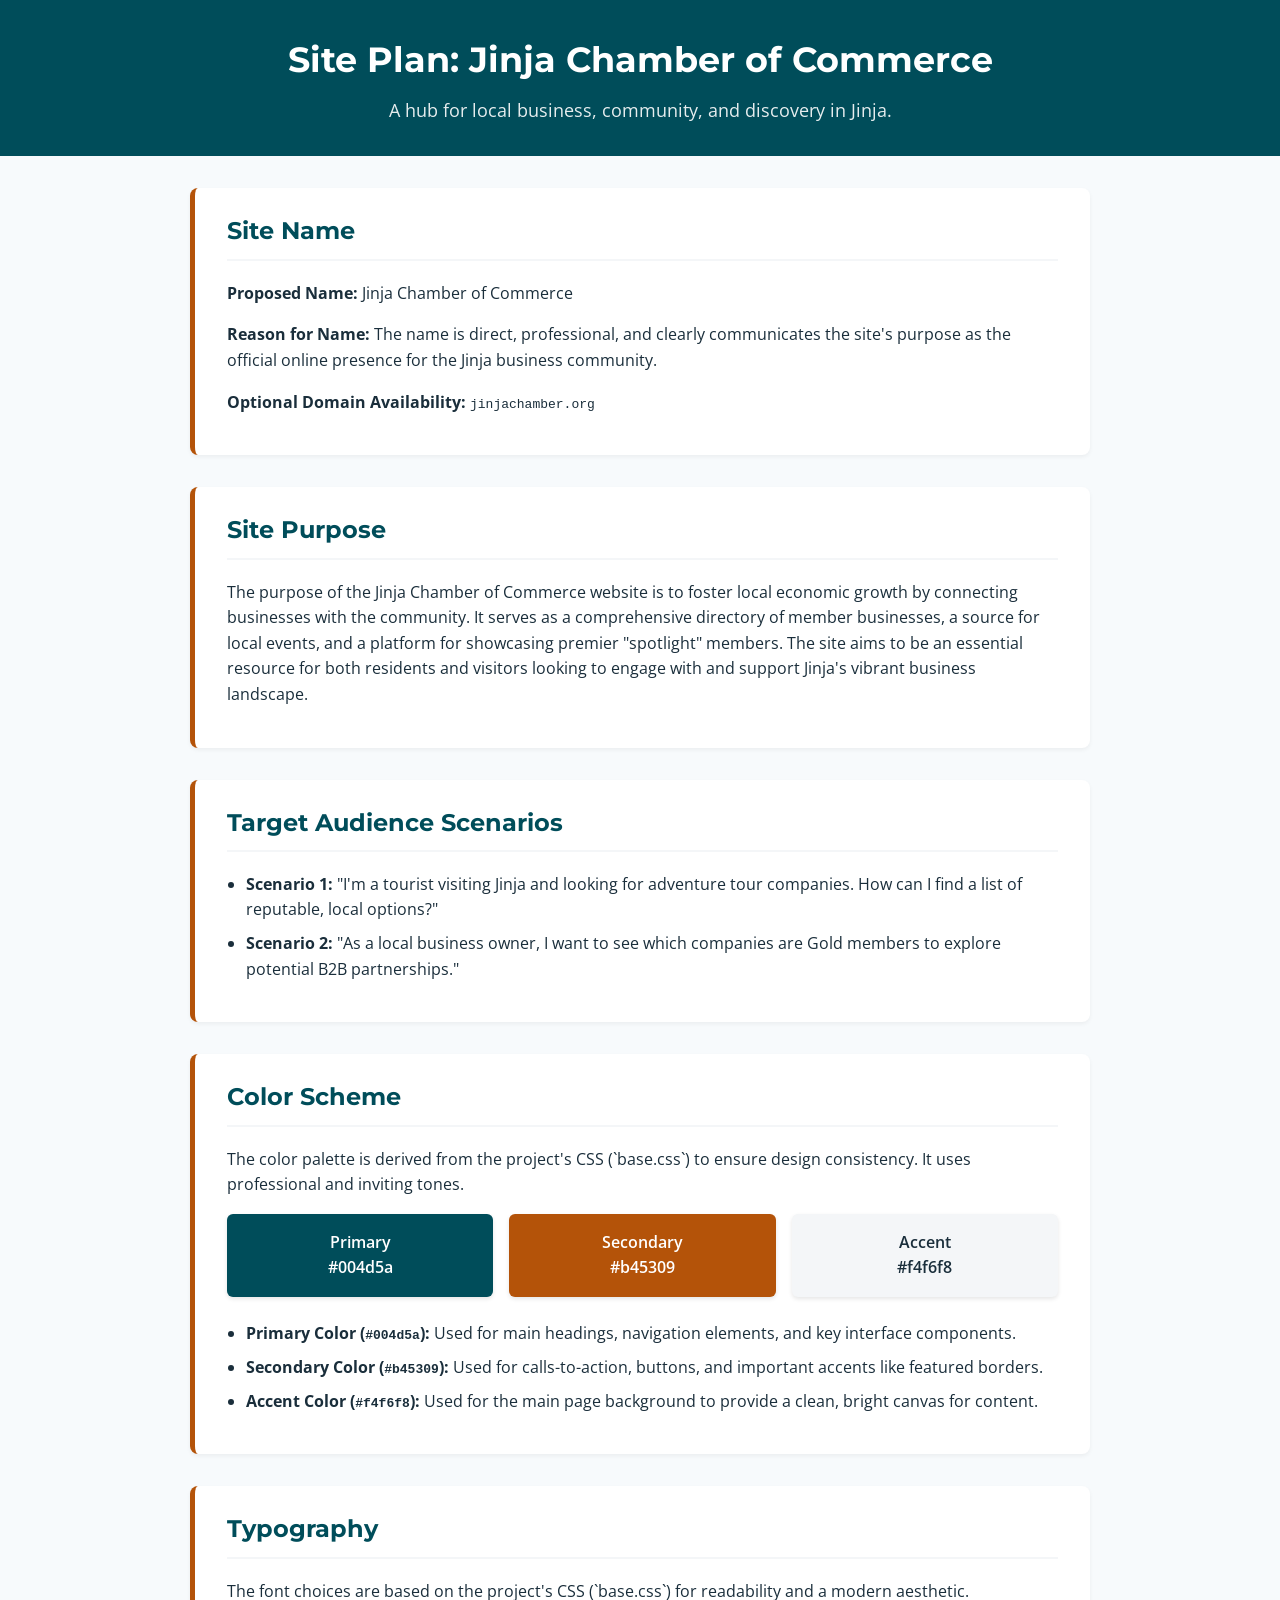
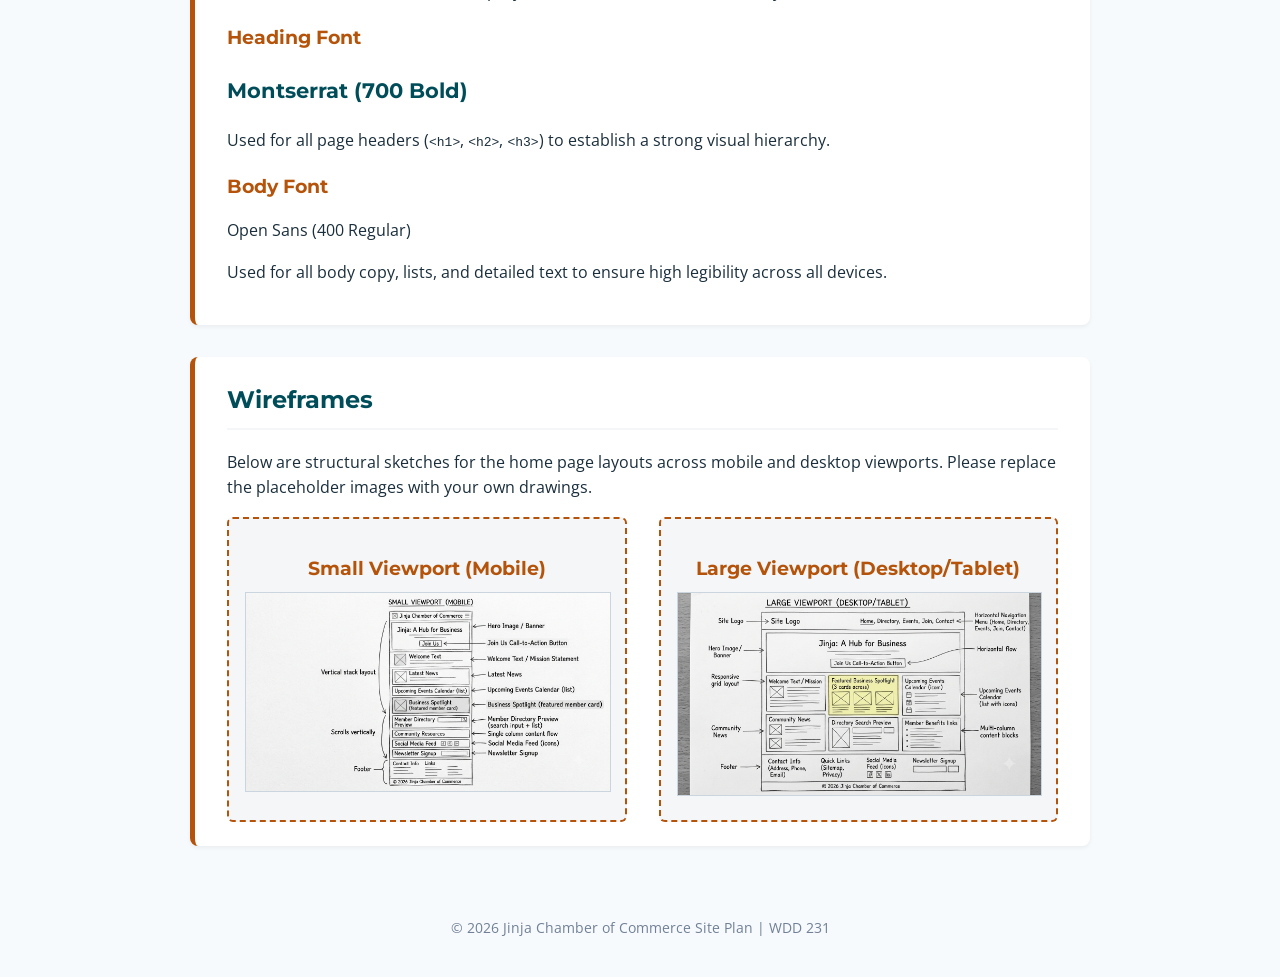
<file: chamber/site-plan.html>
<!DOCTYPE html>
<html lang="en">
<head>
  <meta charset="UTF-8">
  <meta name="viewport" content="width=device-width, initial-scale=1.0">
  <title>Jinja Chamber of Commerce - Site Plan</title>

  <!-- Google Fonts: Open Sans and Montserrat -->
  <link rel="preconnect" href="https://fonts.googleapis.com">
  <link rel="preconnect" href="https://fonts.gstatic.com" crossorigin>
  <link href="https://fonts.googleapis.com/css2?family=Open+Sans:wght@400;600&family=Montserrat:wght@700&display=swap" rel="stylesheet">

  <style>
    /* ==========================================================================
       COLOR SCHEME VARIABLES
       Applied exclusively across this site plan document
       ========================================================================== */
    :root {
      --primary-color: #004d5a;    /* Deep Teal: Headings, Headers */
      --secondary-color: #b45309;  /* Burnt Orange: Subheadings, Links, Accent Borders */
      --accent-color: #f4f6f8;     /* Light Gray: Card Backgrounds, Wireframe Frames */
      --text-color: #1a2e3b;       /* Dark Charcoal: Paragraph Body Text */
      --background-color: #F7FAFC; /* Off-White: Page Background */
    }

    /* ==========================================================================
       TYPOGRAPHY & GLOBAL STYLES
       ========================================================================== */
    body {
      font-family: 'Open Sans', sans-serif;
      color: var(--text-color);
      background-color: var(--background-color);
      line-height: 1.6;
      margin: 0;
      padding: 0;
    }

    header {
      background-color: var(--primary-color);
      color: #ffffff;
      padding: 2rem 1rem;
      text-align: center;
    }

    header h1 {
      font-family: 'Montserrat', sans-serif;
      margin: 0 0 0.5rem 0;
      font-size: 2.2rem;
    }

    header p {
      margin: 0;
      font-size: 1.1rem;
      opacity: 0.9;
    }

    main {
      max-width: 900px;
      margin: 2rem auto;
      padding: 0 1.5rem;
    }

    section {
      background-color: #ffffff;
      border-radius: 8px;
      padding: 1.5rem 2rem;
      margin-bottom: 2rem;
      box-shadow: 0 2px 4px rgba(0, 0, 0, 0.05);
      border-left: 5px solid var(--secondary-color);
    }

    h2 {
      font-family: 'Montserrat', sans-serif;
      color: var(--primary-color);
      margin-top: 0;
      border-bottom: 2px solid var(--accent-color);
      padding-bottom: 0.5rem;
    }

    h3 {
      font-family: 'Montserrat', sans-serif;
      color: var(--secondary-color);
      margin-bottom: 0.5rem;
    }

    ul {
      padding-left: 1.2rem;
    }

    li {
      margin-bottom: 0.5rem;
    }

    /* ==========================================================================
       COLOR PALETTE SWATCHES
       ========================================================================== */
    .color-palette {
      display: flex;
      gap: 1rem;
      flex-wrap: wrap;
      margin-top: 1rem;
    }

    .color-box {
      flex: 1;
      min-width: 140px;
      padding: 1rem;
      border-radius: 6px;
      text-align: center;
      color: #ffffff;
      font-weight: 600;
      box-shadow: 0 2px 4px rgba(0,0,0,0.1);
    }

    .bg-primary { background-color: #004d5a; }
    .bg-secondary { background-color: #b45309; }
    .bg-accent { background-color: #f4f6f8; color: #1a2e3b; }

    /* ==========================================================================
       TYPOGRAPHY SAMPLES
       ========================================================================== */
    .font-sample-heading {
      font-family: 'Montserrat', sans-serif;
      font-size: 1.3rem;
      font-weight: 700;
      color: var(--primary-color);
    }

    .font-sample-body {
      font-family: 'Open Sans', sans-serif;
      font-size: 1rem;
    }

    /* ==========================================================================
       WIREFRAME CONTAINER & RESPONSIVE LAYOUT
       ========================================================================== */
    .wireframe-container {
      display: grid;
      grid-template-columns: 1fr;
      gap: 2rem;
      margin-top: 1rem;
    }

    @media (min-width: 768px) {
      .wireframe-container {
        grid-template-columns: 1fr 1fr;
      }
    }

    .wireframe-box {
      border: 2px dashed var(--secondary-color);
      background-color: var(--accent-color);
      padding: 1rem;
      text-align: center;
      border-radius: 6px;
    }

    .wireframe-box img {
      max-width: 100%;
      height: auto;
      border: 1px solid #cbd5e0;
      background-color: #ffffff;
    }

    footer {
      text-align: center;
      padding: 1.5rem;
      color: #718096;
      font-size: 0.9rem;
    }
  </style>
</head>
<body>

  <header>
    <h1>Site Plan: Jinja Chamber of Commerce</h1>
    <p>A hub for local business, community, and discovery in Jinja.</p>
  </header>

  <main>

    <!-- SECTION 1: SITE NAME -->
    <section>
      <h2>Site Name</h2>
      <p><strong>Proposed Name:</strong> Jinja Chamber of Commerce</p>
      <p><strong>Reason for Name:</strong> The name is direct, professional, and clearly communicates the site's purpose as the official online presence for the Jinja business community.</p>
      <p><strong>Optional Domain Availability:</strong> <code>jinjachamber.org</code></p>
    </section>

    <!-- SECTION 2: SITE PURPOSE -->
    <section>
      <h2>Site Purpose</h2>
      <p>The purpose of the Jinja Chamber of Commerce website is to foster local economic growth by connecting businesses with the community. It serves as a comprehensive directory of member businesses, a source for local events, and a platform for showcasing premier "spotlight" members. The site aims to be an essential resource for both residents and visitors looking to engage with and support Jinja's vibrant business landscape.</p>
    </section>

    <!-- SECTION 3: SCENARIOS -->
    <section>
      <h2>Target Audience Scenarios</h2>
      <ul>
        <li><strong>Scenario 1:</strong> "I'm a tourist visiting Jinja and looking for adventure tour companies. How can I find a list of reputable, local options?"</li>
        <li><strong>Scenario 2:</strong> "As a local business owner, I want to see which companies are Gold members to explore potential B2B partnerships."</li>
      </ul>
    </section>

    <!-- SECTION 4: COLOR SCHEME -->
    <section>
      <h2>Color Scheme</h2>
      <p>The color palette is derived from the project's CSS (`base.css`) to ensure design consistency. It uses professional and inviting tones.</p>
      
      <div class="color-palette">
        <div class="color-box bg-primary">Primary<br>#004d5a</div>
        <div class="color-box bg-secondary">Secondary<br>#b45309</div>
        <div class="color-box bg-accent">Accent<br>#f4f6f8</div>
      </div>

      <ul style="margin-top: 1.5rem;">
        <li><strong>Primary Color (<code>#004d5a</code>):</strong> Used for main headings, navigation elements, and key interface components.</li>
        <li><strong>Secondary Color (<code>#b45309</code>):</strong> Used for calls-to-action, buttons, and important accents like featured borders.</li>
        <li><strong>Accent Color (<code>#f4f6f8</code>):</strong> Used for the main page background to provide a clean, bright canvas for content.</li>
      </ul>
    </section>

    <!-- SECTION 5: TYPOGRAPHY -->
    <section>
      <h2>Typography</h2>
      <p>The font choices are based on the project's CSS (`base.css`) for readability and a modern aesthetic.</p>
      
      <h3>Heading Font</h3>
      <p class="font-sample-heading">Montserrat (700 Bold)</p>
      <p>Used for all page headers (<code>&lt;h1&gt;</code>, <code>&lt;h2&gt;</code>, <code>&lt;h3&gt;</code>) to establish a strong visual hierarchy.</p>

      <h3>Body Font</h3>
      <p class="font-sample-body">Open Sans (400 Regular)</p>
      <p>Used for all body copy, lists, and detailed text to ensure high legibility across all devices.</p>
    </section>

    <!-- SECTION 6: WIREFRAME -->
    <section>
      <h2>Wireframes</h2>
      <p>Below are structural sketches for the home page layouts across mobile and desktop viewports. Please replace the placeholder images with your own drawings.</p>
      
      <div class="wireframe-container">
        <!-- Small Viewport Wireframe -->
        <div class="wireframe-box">
          <h3>Small Viewport (Mobile)</h3>
          <img src="images/small viewport(mobile).png" alt="Mobile wireframe sketch showing single column layout with stacked navigation, hero image, and content cards.">
        </div>

        <!-- Large Viewport Wireframe -->
        <div class="wireframe-box">
          <h3>Large Viewport (Desktop/Tablet)</h3>
          <img src="images/large viewport(tabletdesktop).png" alt="Desktop wireframe sketch showing horizontal navigation, two-column content area, sidebar, and footer.">
        </div>
      </div>
    </section>

  </main>

  <footer>
    <p>&copy; 2026 Jinja Chamber of Commerce Site Plan | WDD 231</p>
  </footer>

</body>
</html>
</file>
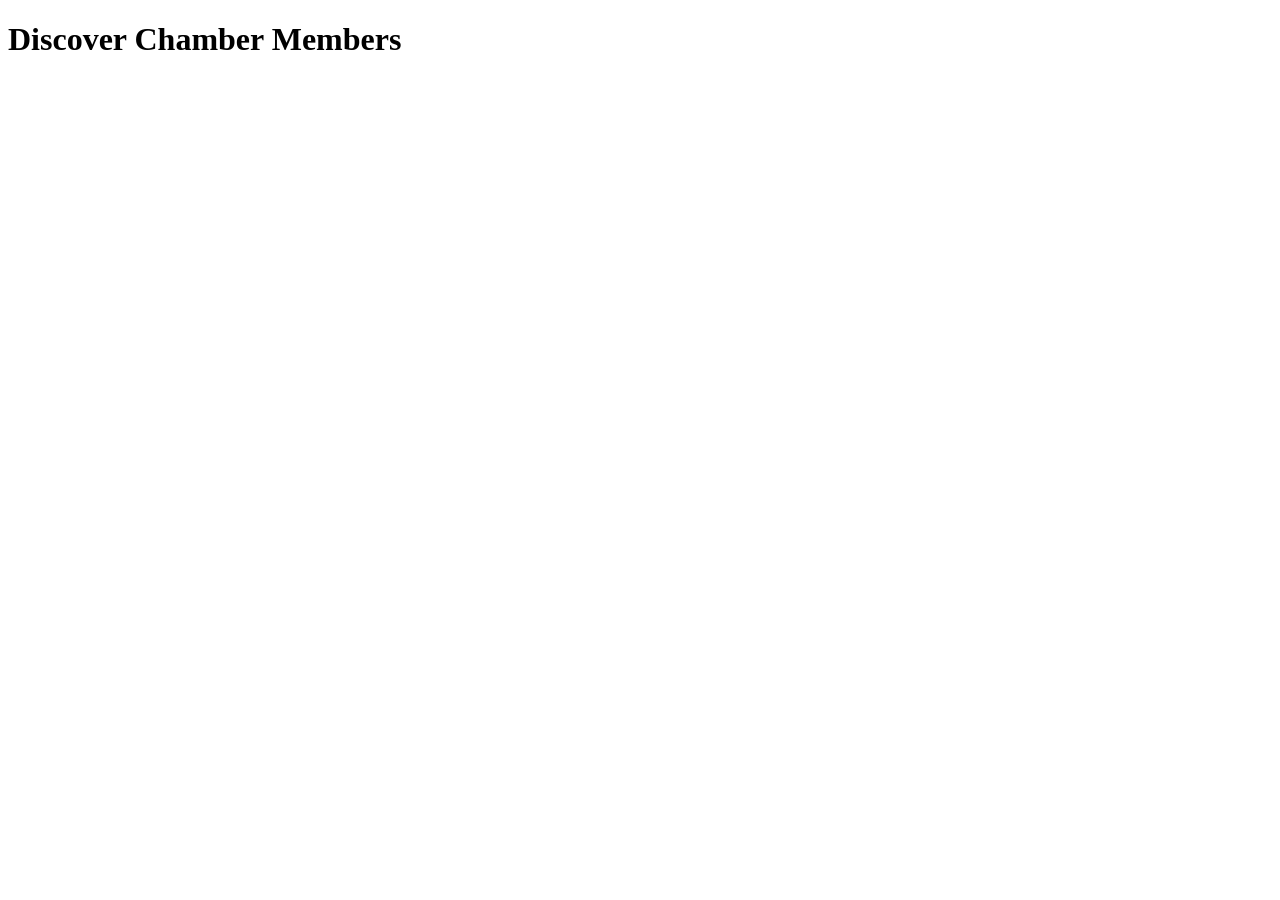
<file: chamber/scripts/Untitled-1.html>
<!DOCTYPE html>
<html lang="en">
<head>
  <meta charset="UTF-8">
  <meta name="viewport" content="width=device-width, initial-scale=1.0">
  <title>Discover Our Members - Nansana Chamber</title>
  <meta name="description" content="Explore the diverse businesses that make up the Nansana Chamber of Commerce. Find local services, shops, and partners in our community.">
  <meta name="author" content="Samanya Immanuel">
  <meta property="og:title" content="Discover Nansana Chamber Members">
  <meta property="og:type" content="website">
  <meta property="og:description" content="Browse our member directory to discover and connect with the vibrant businesses and services offered throughout the Nansana community.">
  <meta property="og:image" content="https://mashmellow112.github.io/wdd231/chamber/images/plan2.webp">
  <meta property="og:url" content="https://mashmellow112.github.io/wdd231/chamber/discover.html">
  <!-- Add other links (CSS, fonts) here -->
</head>
<body>
  <header>
    <!-- Your header content -->
  </header>

  <main id="main-content">
    <h1 class="visually-hidden">Discover Chamber Members</h1>
    <!-- The rest of your discover page content -->
  </main>

  <footer>
    <!-- Your footer content -->
  </footer>
</body>
</html>
</file>
<file: chamber/styles/base.css>
:root {
  --primary: #004d5a;
  --primary-light: #006978;
  --secondary: #b45309;
  --secondary-light: #92400e;
  --bg-color: #f4f6f8;
  --card-bg: #ffffff;
  --text-color: #1a2e3b;
  --text-muted: #4a5568;
  --border-color: #d1d5db;
  --font-headings: 'Montserrat', sans-serif;
  --font-body: 'Open Sans', sans-serif;
  --transition-speed: 0.3s;
  --radius: 8px;
  --shadow: 0 4px 6px rgba(0,0,0,0.05);
  --shadow-hover: 0 8px 12px rgba(0,0,0,0.1);
}

[data-theme="dark"] {
  --primary: #52b788;
  --primary-light: #74d4a4;
  --secondary: #f77f00;
  --secondary-light: #f99f3d;
  --bg-color: #121212;
  --card-bg: #1e1e1e;
  --text-color: #e8e8e8;
  --text-muted: #b0b0b0;
  --border-color: #333333;
  --shadow: 0 4px 6px rgba(0,0,0,0.3);
  --shadow-hover: 0 8px 12px rgba(0,0,0,0.4);
}

* {
  box-sizing: border-box;
  margin: 0;
  padding: 0;
}

html {
  scroll-behavior: smooth;
}

body {
  font-family: var(--font-body);
  background-color: var(--bg-color);
  color: var(--text-color);
  transition: background-color var(--transition-speed), color var(--transition-speed);
  line-height: 1.6;
  overflow-x: hidden;
}

img, video, svg {
  max-width: 100%;
  height: auto;
  display: block;
}

a {
  color: var(--primary);
}

a:hover, a:focus {
  color: var(--secondary);
}

/* Accessibility */
.skip-link {
  position: absolute;
  top: -40px;
  left: 0;
  background-color: var(--primary);
  color: #ffffff;
  padding: 0.5rem 1rem;
  z-index: 10000;
  text-decoration: none;
  font-weight: 600;
  transition: top 0.2s;
}

.skip-link:focus {
  top: 0;
}

:focus-visible {
  outline: 3px solid var(--secondary);
  outline-offset: 2px;
}

.visually-hidden {
  position: absolute;
  width: 1px;
  height: 1px;
  margin: -1px;
  padding: 0;
  overflow: hidden;
  clip: rect(0, 0, 0, 0);
  border: 0;
}

.loading-text {
  color: var(--text-muted);
  font-style: italic;
  text-align: center;
  padding: 1rem;
}

/* Header */
header {
  background-color: var(--card-bg);
  border-bottom: 2px solid var(--border-color);
  padding: 1rem;
  position: sticky;
  top: 0;
  z-index: 100;
}

.header-container {
  display: flex;
  flex-wrap: wrap;
  align-items: center;
  justify-content: space-between;
  max-width: 1200px;
  margin: 0 auto;
  gap: 0.75rem;
}

.logo-area {
  display: flex;
  align-items: center;
  gap: 0.75rem;
}

.logo-img {
  border-radius: 4px;
}

.site-title {
  font-family: var(--font-headings);
  font-size: 1.25rem;
  color: var(--primary);
  display: flex;
  flex-direction: column;
  font-weight: 700;
  line-height: 1.2;
}

.sub-title {
  font-size: 0.85rem;
  color: var(--text-color);
  font-weight: normal;
}

.nav-controls {
  display: flex;
  gap: 0.5rem;
  align-items: center;
}

.icon-btn {
  background: transparent;
  border: 2px solid var(--border-color);
  border-radius: var(--radius);
  cursor: pointer;
  color: var(--text-color);
  font-size: 1.5rem;
  padding: 0.5rem;
  display: flex;
  align-items: center;
  justify-content: center;
  transition: border-color var(--transition-speed), color var(--transition-speed);
}

.icon-btn:hover, .icon-btn:focus {
  border-color: var(--primary);
  color: var(--primary);
}

.hamburger-icon {
  line-height: 1;
}

/* Navigation */
nav {
  width: 100%;
  display: none;
  margin-top: 0.5rem;
}

nav.active {
  display: block;
}

nav ul {
  list-style: none;
  display: flex;
  flex-direction: column;
  gap: 0.5rem;
}

nav a {
  display: block;
  padding: 0.75rem 1rem;
  color: var(--text-color);
  text-decoration: none;
  font-weight: 600;
  border-radius: var(--radius);
  transition: background-color var(--transition-speed), color var(--transition-speed);
}

nav a:hover, nav a:focus {
  background-color: var(--primary);
  color: #ffffff;
}

nav a.active {
  background-color: var(--primary);
  color: #ffffff;
}

/* Main Grid */
main {
  max-width: 1200px;
  margin: 0 auto;
  padding: 1.5rem 1rem;
  display: flex;
  flex-direction: column;
  gap: 1.5rem;
}

/* Generic Hero Section for all pages */
.page-hero {
  position: relative;
  border-radius: var(--radius);
  overflow: hidden;
  display: flex;
  align-items: flex-end;
  box-shadow: var(--shadow);
  margin-bottom: 2rem;
}

.page-hero.home-hero {
  min-height: 300px;
}

.page-hero picture, .page-hero img {
  position: absolute;
  inset: 0;
  width: 100%;
  height: 100%;
  object-fit: cover;
}
.page-hero-content {
  position: relative;
  z-index: 2;
  background: linear-gradient(to top, rgba(0,0,0,0.75) 0%, rgba(0,0,0,0.4) 60%, transparent 100%);
  padding: 2rem;
  width: 100%;
  color: #ffffff;
}

.page-hero-content h1, .page-hero-content h2 {
  font-family: var(--font-headings);
  color: #ffffff;
  font-size: 1.75rem;
  margin-bottom: 0.5rem;
  text-shadow: 0 2px 4px rgba(0,0,0,0.5);
}

.page-hero-content p {
  font-size: 1rem;
  margin-bottom: 1rem;
  text-shadow: 0 1px 3px rgba(0,0,0,0.5);
  max-width: 700px;
}

.cta-button {
  display: inline-block;
  background-color: var(--secondary);
  color: #ffffff;
  padding: 0.75rem 1.5rem;
  border-radius: var(--radius);
  text-decoration: none;
  font-weight: 700;
  font-family: var(--font-headings);
  transition: background-color var(--transition-speed), transform 0.2s;
  border: none;
}

.cta-button:hover, .cta-button:focus {
  background-color: var(--secondary-light);
  transform: translateY(-2px);
  color: #ffffff;
}

/* Cards */
.card {
  background-color: var(--card-bg);
  border: 1px solid var(--border-color);
  border-radius: var(--radius);
  padding: 1.5rem;
  box-shadow: var(--shadow);
}

.card h3 {
  font-family: var(--font-headings);
  font-size: 1.25rem;
  color: var(--primary);
  margin-bottom: 1rem;
  border-bottom: 3px solid var(--secondary);
  padding-bottom: 0.5rem;
}

/* Events */
.events-card .event-item {
  margin-bottom: 1.25rem;
  padding-bottom: 1.25rem;
  border-bottom: 1px solid var(--border-color);
}

.events-card .event-item:last-child {
  margin-bottom: 0;
  padding-bottom: 0;
  border-bottom: none;
}

.events-card h4 {
  font-family: var(--font-headings);
  font-size: 1rem;
  color: var(--text-color);
  margin-bottom: 0.25rem;
}

.events-card p {
  font-size: 0.9rem;
  color: var(--text-muted);
  margin-bottom: 0.25rem;
}

/* Weather */
.weather-now {
  display: flex;
  align-items: center;
  gap: 1rem;
  margin-bottom: 1rem;
}

#current-temp {
  font-family: var(--font-headings);
  font-size: 2.5rem;
  font-weight: 700;
  color: var(--primary);
  line-height: 1;
}

#weather-desc {
  font-size: 1rem;
  color: var(--text-muted);
  text-transform: capitalize;
}

#weather-icon-container {
  flex-shrink: 0;
}

.forecast-grid {
  display: grid;
  grid-template-columns: repeat(3, 1fr);
  gap: 1rem;
  text-align: center;
}

.forecast-day {
  background-color: var(--bg-color);
  padding: 0.75rem;
  border-radius: var(--radius);
  display: flex;
  flex-direction: column;
  align-items: center;
  gap: 0.5rem;
}

.day-label {
  font-weight: 600;
  font-size: 0.9rem;
  color: var(--text-color);
}

.day-temp {
  font-family: var(--font-headings);
  font-weight: 700;
  color: var(--primary);
}

.forecast-day img {
  width: 48px;
  height: 48px;
}

.weather-icon-large {
  font-size: 64px;
  line-height: 1;
}

.day-icon {
  font-size: 2rem;
  line-height: 1;
}

/* Spotlights */
.spotlight-grid {
  display: grid;
  grid-template-columns: 1fr;
  gap: 1.5rem;
}

.spotlight-card {
  background-color: var(--card-bg);
  border: 1px solid var(--border-color);
  border-radius: var(--radius);
  padding: 1.5rem;
  box-shadow: var(--shadow);
  display: flex;
  flex-direction: column;
  gap: 0.75rem;
  transition: transform 0.2s, box-shadow 0.2s;
}

.spotlight-card:hover {
  transform: translateY(-2px);
  box-shadow: var(--shadow-hover);
}

.spotlight-header {
  display: flex;
  align-items: center;
  gap: 1rem;
  border-bottom: 1px solid var(--border-color);
  padding-bottom: 0.75rem;
}

.spotlight-logo {
  width: 64px;
  height: 64px;
  object-fit: cover;
  border-radius: var(--radius);
  background-color: var(--bg-color);
  flex-shrink: 0;
}

.spotlight-name {
  font-family: var(--font-headings);
  font-size: 1.1rem;
  color: var(--primary);
  margin: 0;
}

.membership-badge {
  display: inline-block;
  font-size: 0.75rem;
  font-weight: 700;
  text-transform: uppercase;
  letter-spacing: 0.05em;
  padding: 0.25rem 0.5rem;
  border-radius: 4px;
  margin-top: 0.25rem;
}

.membership-gold {
  background-color: var(--secondary-light);
  color: var(--card-bg);
}

.membership-silver {
  background-color: var(--text-muted);
  color: var(--card-bg);
}

.membership-bronze {
  background-color: var(--secondary);
  color: var(--card-bg);
}

.spotlight-details {
  font-size: 0.9rem;
  color: var(--text-muted);
}

.spotlight-details p {
  margin-bottom: 0.35rem;
}

.spotlight-details a {
  color: var(--primary);
  text-decoration: none;
  font-weight: 600;
}

.spotlight-details a:hover, .spotlight-details a:focus {
  text-decoration: underline;
  color: var(--secondary);
}

/* Footer */
footer {
  background-color: var(--card-bg);
  border-top: 2px solid var(--border-color);
  padding: 2rem 1rem;
  margin-top: 2rem;
}

.footer-info {
  max-width: 1200px;
  margin: 0 auto 1.5rem;
  text-align: center;
}

.footer-info h2 {
  font-family: var(--font-headings);
  font-size: 1.25rem;
  color: var(--primary);
  margin-bottom: 0.5rem;
}

.footer-info p {
  font-size: 0.9rem;
  color: var(--text-muted);
  margin-bottom: 0.25rem;
}

.social-icons {
  display: flex;
  justify-content: center;
  gap: 1rem;
  margin-bottom: 1.5rem;
}

.social-icons a {
  color: var(--text-color);
  transition: color var(--transition-speed);
  display: flex;
  align-items: center;
  justify-content: center;
}

.social-icons a:hover, .social-icons a:focus {
  color: var(--secondary);
}

.footer-divider {
  border: 0;
  border-top: 1px solid var(--border-color);
  margin: 1.5rem auto;
  max-width: 1200px;
}

.footer-bottom {
  max-width: 1200px;
  margin: 0 auto;
  display: flex;
  flex-direction: column;
  align-items: center;
  gap: 0.5rem;
  font-size: 0.85rem;
  color: var(--text-muted);
  text-align: center;
}

.membership-tiers {
  display: grid;
  grid-template-columns: 1fr;
  gap: 1.5rem;
  margin-bottom: 2rem;
}

.tier-card {
  background-color: var(--card-bg);
  border: 1px solid var(--border-color);
  border-radius: var(--radius);
  padding: 1.5rem;
  box-shadow: var(--shadow);
  text-align: center;
  transition: transform 0.2s, box-shadow 0.2s;
  display: flex;
  flex-direction: column;
  gap: 1rem;
}

.tier-card:hover {
  transform: translateY(-2px);
  box-shadow: var(--shadow-hover);
}

.tier-card.featured {
  border-color: var(--secondary);
  border-width: 2px;
}

.tier-name {
  font-family: var(--font-headings);
  font-size: 1.25rem;
  color: var(--primary);
  margin-bottom: 0.25rem;
}

.tier-price {
  font-family: var(--font-headings);
  font-size: 2rem;
  font-weight: 700;
  color: var(--secondary);
  margin-bottom: 0.5rem;
}

.tier-price-note {
  font-size: 1rem;
  font-weight: 400;
  color: var(--text-muted);
}

.tier-features {
  list-style: none;
  text-align: left;
  margin: 0 auto;
  padding: 0;
  width: 100%;
}

.tier-features li {
  padding: 0.5rem 0;
  border-bottom: 1px solid var(--border-color);
  font-size: 0.9rem;
  color: var(--text-muted);
}

.tier-features li:last-child {
  border-bottom: none;
}

.tier-features li::before {
  content: "✓ ";
  color: var(--secondary);
  font-weight: 700;
}

.join-form-wrapper {
  background-color: var(--card-bg);
  border: 1px solid var(--border-color);
  border-radius: var(--radius);
  padding: 2rem;
  box-shadow: var(--shadow);
}

.join-form-wrapper h2 {
  font-family: var(--font-headings);
  font-size: 1.5rem;
  color: var(--primary);
  margin-bottom: 1.5rem;
  border-bottom: 3px solid var(--secondary);
  padding-bottom: 0.5rem;
}

.join-form fieldset {
  border: 1px solid var(--border-color);
  border-radius: var(--radius);
  padding: 1.25rem;
  margin-bottom: 1.25rem;
}

.join-form legend {
  font-family: var(--font-headings);
  font-weight: 600;
  color: var(--primary);
  padding: 0 0.5rem;
}

.join-form label {
  display: block;
  margin-bottom: 0.75rem;
  font-weight: 600;
  color: var(--text-color);
}

.join-form label input,
.join-form label textarea,
.join-form label select {
  display: block;
  width: 100%;
  margin-top: 0.35rem;
  padding: 0.65rem 0.75rem;
  border: 1px solid var(--border-color);
  border-radius: var(--radius);
  background-color: var(--bg-color);
  color: var(--text-color);
  font-family: var(--font-body);
  font-size: 1rem;
  transition: border-color var(--transition-speed), box-shadow var(--transition-speed);
}

.join-form label input:focus,
.join-form label textarea:focus,
.join-form label select:focus {
  outline: none;
  border-color: var(--primary);
  box-shadow: 0 0 0 3px rgba(0, 77, 90, 0.15);
}

.join-form .radio-group {
  display: flex;
  flex-direction: column;
  gap: 0.75rem;
  margin-top: 0.5rem;
}

.join-form .radio-group label {
  display: flex;
  align-items: center;
  gap: 0.75rem;
  font-weight: 400;
  cursor: pointer;
  padding: 0.75rem;
  border: 1px solid var(--border-color);
  border-radius: var(--radius);
  transition: border-color var(--transition-speed), background-color var(--transition-speed);
}

.join-form .radio-group label:hover {
  border-color: var(--primary);
  background-color: var(--bg-color);
}

.join-form .radio-group input[type="radio"] {
  width: auto;
  margin: 0;
}

.join-form button[type="submit"] {
  display: block;
  width: 100%;
  padding: 0.85rem;
  font-size: 1.1rem;
  font-family: var(--font-headings);
  font-weight: 700;
  background-color: var(--secondary);
  color: #ffffff;
  border: none;
  border-radius: var(--radius);
  cursor: pointer;
  transition: background-color var(--transition-speed), transform 0.2s;
}

.join-form button[type="submit"]:hover,
.join-form button[type="submit"]:focus {
  background-color: var(--secondary-light);
  transform: translateY(-2px);
  outline: none;
}

.discover-grid {
  display: grid;
  grid-template-columns: 1fr;
  gap: 1.5rem;
}

.discover-card {
  background-color: var(--card-bg);
  border: 1px solid var(--border-color);
  border-radius: var(--radius);
  padding: 1.5rem;
  box-shadow: var(--shadow);
  display: flex;
  flex-direction: column;
  gap: 0.75rem;
  transition: transform 0.2s, box-shadow 0.2s;
}

.discover-card:hover {
  transform: translateY(-2px);
  box-shadow: var(--shadow-hover);
}

.discover-card-header {
  display: flex;
  align-items: center;
  gap: 1rem;
  border-bottom: 1px solid var(--border-color);
  padding-bottom: 0.75rem;
}

.discover-card-logo {
  width: 64px;
  height: 64px;
  object-fit: cover;
  border-radius: var(--radius);
  background-color: var(--bg-color);
  flex-shrink: 0;
}

.discover-card-name {
  font-family: var(--font-headings);
  font-size: 1.1rem;
  color: var(--primary);
  margin: 0;
}

.discover-card-details {
  font-size: 0.9rem;
  color: var(--text-muted);
}

.discover-card-details p {
  margin-bottom: 0.35rem;
}

.discover-card-details a {
  color: var(--primary);
  text-decoration: none;
  font-weight: 600;
}

.discover-card-details a:hover,
.discover-card-details a:focus {
  text-decoration: underline;
  color: var(--secondary);
}

.directory-controls {
  display: flex;
  flex-wrap: wrap;
  gap: 1rem;
  align-items: center;
  justify-content: space-between;
  margin-bottom: 1.5rem;
}

.view-toggle {
  display: flex;
  gap: 0.5rem;
}

.view-toggle button {
  display: flex;
  align-items: center;
  gap: 0.5rem;
  padding: 0.5rem 1rem;
  font-size: 0.9rem;
  font-family: var(--font-headings);
  font-weight: 600;
  cursor: pointer;
  border: 1px solid var(--border-color);
  background-color: var(--card-bg);
  color: var(--text-color);
  border-radius: var(--radius);
  transition: background var(--transition-speed), border-color var(--transition-speed);
}

.view-toggle button:hover,
.view-toggle button:focus {
  border-color: var(--primary);
}

.view-toggle .active-toggle {
  background-color: var(--primary-light);
  color: #ffffff;
  border-color: var(--primary);
}

.directory-search {
  flex: 1 1 250px;
  max-width: 400px;
}

.directory-search input {
  width: 100%;
  padding: 0.6rem 0.9rem;
  border: 1px solid var(--border-color);
  border-radius: var(--radius);
  background-color: var(--bg-color);
  color: var(--text-color);
  font-family: var(--font-body);
  font-size: 1rem;
  transition: border-color var(--transition-speed);
}

.directory-search input:focus {
  outline: none;
  border-color: var(--primary);
  box-shadow: 0 0 0 3px rgba(0, 77, 90, 0.15);
}

#directory-container {
  display: grid;
  gap: 1.5rem;
  transition: all var(--transition-speed) ease-in-out;
}

.grid-layout {
  grid-template-columns: 1fr;
}

.list-layout {
  grid-template-columns: 1fr !important;
}

.business-card {
  background-color: var(--card-bg);
  border: 1px solid var(--border-color);
  border-radius: var(--radius);
  padding: 1.5rem;
  box-shadow: var(--shadow);
  display: flex;
  flex-direction: column;
  gap: 1rem;
  transition: transform 0.2s, box-shadow 0.2s;
}

.business-card:hover {
  transform: translateY(-2px);
  box-shadow: var(--shadow-hover);
}

.business-card .card-header {
  border-bottom: 1px solid var(--border-color);
  padding-bottom: 0.75rem;
}

.business-card .card-header h3 {
  font-family: var(--font-headings);
  font-size: 1.25rem;
  color: var(--primary);
  margin-bottom: 0.5rem;
}

.business-card .card-content {
  display: flex;
  flex-direction: column;
  gap: 1rem;
}

.business-card .card-logo {
  width: 100px;
  height: 100px;
  object-fit: cover;
  border-radius: var(--radius);
  background-color: var(--bg-color);
  align-self: flex-start;
}

.business-card .card-details {
  font-size: 0.9rem;
  color: var(--text-muted);
}

.business-card .card-details p {
  margin-bottom: 0.35rem;
}

.business-card .card-details strong {
  color: var(--primary);
}

.business-card .card-details a {
  color: var(--primary);
  text-decoration: none;
  font-weight: 600;
}

.business-card .card-details a:hover,
.business-card .card-details a:focus {
  text-decoration: underline;
  color: var(--secondary);
}

/* List layout overrides */
.list-layout .business-card {
  flex-direction: row;
  align-items: center;
  gap: 1.5rem;
  padding: 1rem 1.5rem;
}

.list-layout .business-card .card-header {
  border-bottom: none;
  padding-bottom: 0;
  flex: 1 1 40%;
}

.list-layout .business-card .card-content {
  flex-direction: row;
  align-items: center;
  gap: 2rem;
  flex: 1 1 60%;
}

.list-layout .business-card .card-logo {
  width: 64px;
  height: 64px;
}

.contact-info-grid {
  display: grid;
  grid-template-columns: 1fr;
  gap: 1.5rem;
  margin-bottom: 2rem;
}

.contact-card {
  background-color: var(--card-bg);
  border: 1px solid var(--border-color);
  border-radius: var(--radius);
  padding: 1.5rem;
  box-shadow: var(--shadow);
  text-align: center;
  transition: transform 0.2s, box-shadow 0.2s;
  display: flex;
  flex-direction: column;
  align-items: center;
  gap: 0.75rem;
}

.contact-card:hover {
  transform: translateY(-2px);
  box-shadow: var(--shadow-hover);
}

.contact-icon {
  width: 56px;
  height: 56px;
  display: flex;
  align-items: center;
  justify-content: center;
  background-color: var(--primary);
  color: #ffffff;
  border-radius: 50%;
}

.contact-card h3 {
  font-family: var(--font-headings);
  font-size: 1.1rem;
  color: var(--primary);
  margin: 0;
}

.contact-card p {
  font-size: 0.9rem;
  color: var(--text-muted);
  margin: 0;
  line-height: 1.5;
}

.contact-card a {
  color: var(--primary);
  text-decoration: none;
  font-weight: 600;
}

.contact-card a:hover,
.contact-card a:focus {
  color: var(--secondary);
  text-decoration: underline;
}

.contact-form-wrapper {
  background-color: var(--card-bg);
  border: 1px solid var(--border-color);
  border-radius: var(--radius);
  padding: 2rem;
  box-shadow: var(--shadow);
}

.contact-form-wrapper h2 {
  font-family: var(--font-headings);
  font-size: 1.5rem;
  color: var(--primary);
  margin-bottom: 1.5rem;
  border-bottom: 3px solid var(--secondary);
  padding-bottom: 0.5rem;
}

.contact-form fieldset {
  border: 1px solid var(--border-color);
  border-radius: var(--radius);
  padding: 1.25rem;
  margin-bottom: 1.25rem;
}

.contact-form legend {
  font-family: var(--font-headings);
  font-weight: 600;
  color: var(--primary);
  padding: 0 0.5rem;
}

.contact-form label {
  display: block;
  margin-bottom: 0.75rem;
  font-weight: 600;
  color: var(--text-color);
}

.contact-form label input,
.contact-form label textarea {
  display: block;
  width: 100%;
  margin-top: 0.35rem;
  padding: 0.65rem 0.75rem;
  border: 1px solid var(--border-color);
  border-radius: var(--radius);
  background-color: var(--bg-color);
  color: var(--text-color);
  font-family: var(--font-body);
  font-size: 1rem;
  transition: border-color var(--transition-speed), box-shadow var(--transition-speed);
}

.contact-form label input:focus,
.contact-form label textarea:focus {
  outline: none;
  border-color: var(--primary);
  box-shadow: 0 0 0 3px rgba(0, 77, 90, 0.15);
}

.contact-form button[type="submit"] {
  display: block;
  width: 100%;
  padding: 0.85rem;
  font-size: 1.1rem;
  font-family: var(--font-headings);
  font-weight: 700;
  background-color: var(--secondary);
  color: #ffffff;
  border: none;
  border-radius: var(--radius);
  cursor: pointer;
  transition: background-color var(--transition-speed), transform 0.2s;
}

.contact-form button[type="submit"]:hover,
.contact-form button[type="submit"]:focus {
  background-color: var(--secondary-light);
  transform: translateY(-2px);
  outline: none;
}

/* Responsive */
@media (min-width: 768px) {
  nav {
    display: block;
    width: auto;
    margin-top: 0;
  }

  #menu-button {
    display: none;
  }

  nav ul {
    flex-direction: row;
    gap: 1.5rem;
  }

  nav a {
    padding: 0.5rem;
  }

  .page-hero-content h1, .page-hero-content h2 {
    font-size: 2.25rem;
  }

  .page-hero-content p {
    font-size: 1.125rem;
  }

  .spotlight-grid {
    grid-template-columns: repeat(3, 1fr);
  }

  .membership-tiers {
    grid-template-columns: repeat(3, 1fr);
  }

  .join-form .form-row {
    display: grid;
    grid-template-columns: 1fr 1fr;
    gap: 1rem;
  }

  .discover-grid {
    grid-template-columns: repeat(2, 1fr);
  }

  .directory-controls {
    flex-wrap: nowrap;
  }

  .grid-layout {
    grid-template-columns: repeat(2, 1fr);
  }

  .contact-info-grid {
    grid-template-columns: repeat(2, 1fr);
  }

  .footer-info {
    text-align: left;
  }

  .footer-bottom {
    flex-direction: row;
    justify-content: space-between;
    text-align: left;
  }
}

@media (min-width: 1024px) {
  main.home-grid {
    display: grid;
    grid-template-columns: 2fr 1fr;
    gap: 2rem;
  }

  main.home-grid .page-hero {
    grid-column: 1 / span 2;
    min-height: 400px;
  }

  main.home-grid .spotlights-container {
    grid-column: 1 / span 2;
  }

  main.home-grid .weather-card,
  main.home-grid .events-card {
    height: 100%;
  }

  .grid-layout {
    grid-template-columns: repeat(3, 1fr);
  }

  .list-layout .business-card .card-header {
    flex: 1 1 30%;
  }

  .list-layout .business-card .card-content {
    flex: 1 1 70%;
  }

  .contact-info-grid {
    grid-template-columns: repeat(4, 1fr);
  }
}
</file>
<file: chamber/styles/large.css>
@media (min-width: 1024px) {
  #menu-button {
    display: none;
  }

  main.home-grid {
    display: grid;
    grid-template-columns: 2fr 1fr;
    gap: 2rem;
  }

  main.home-grid .hero {
    grid-column: 1 / span 2;
  }

  main.home-grid .spotlights-container {
    grid-column: 1 / span 2;
  }

  .spotlight-grid {
    grid-template-columns: repeat(3, 1fr);
  }

  main.home-grid .weather-card,
  main.home-grid .events-card {
    height: 100%;
  }

  .membership-tiers {
    grid-template-columns: repeat(3, 1fr);
  }

  .join-form-wrapper {
    max-width: 800px;
    margin: 0 auto;
  }

  .join-form .form-row {
    display: grid;
    grid-template-columns: 1fr 1fr;
    gap: 1rem;
  }

  .discover-grid {
    grid-template-columns: repeat(2, 1fr);
  }

  .directory-controls {
    flex-wrap: nowrap;
  }

  .grid-layout {
    grid-template-columns: repeat(3, 1fr);
  }

  .list-layout .business-card .card-header {
    flex: 1 1 30%;
  }

  .list-layout .business-card .card-content {
    flex: 1 1 70%;
  }

  .contact-info-grid {
    grid-template-columns: repeat(4, 1fr);
  }
}
</file>
